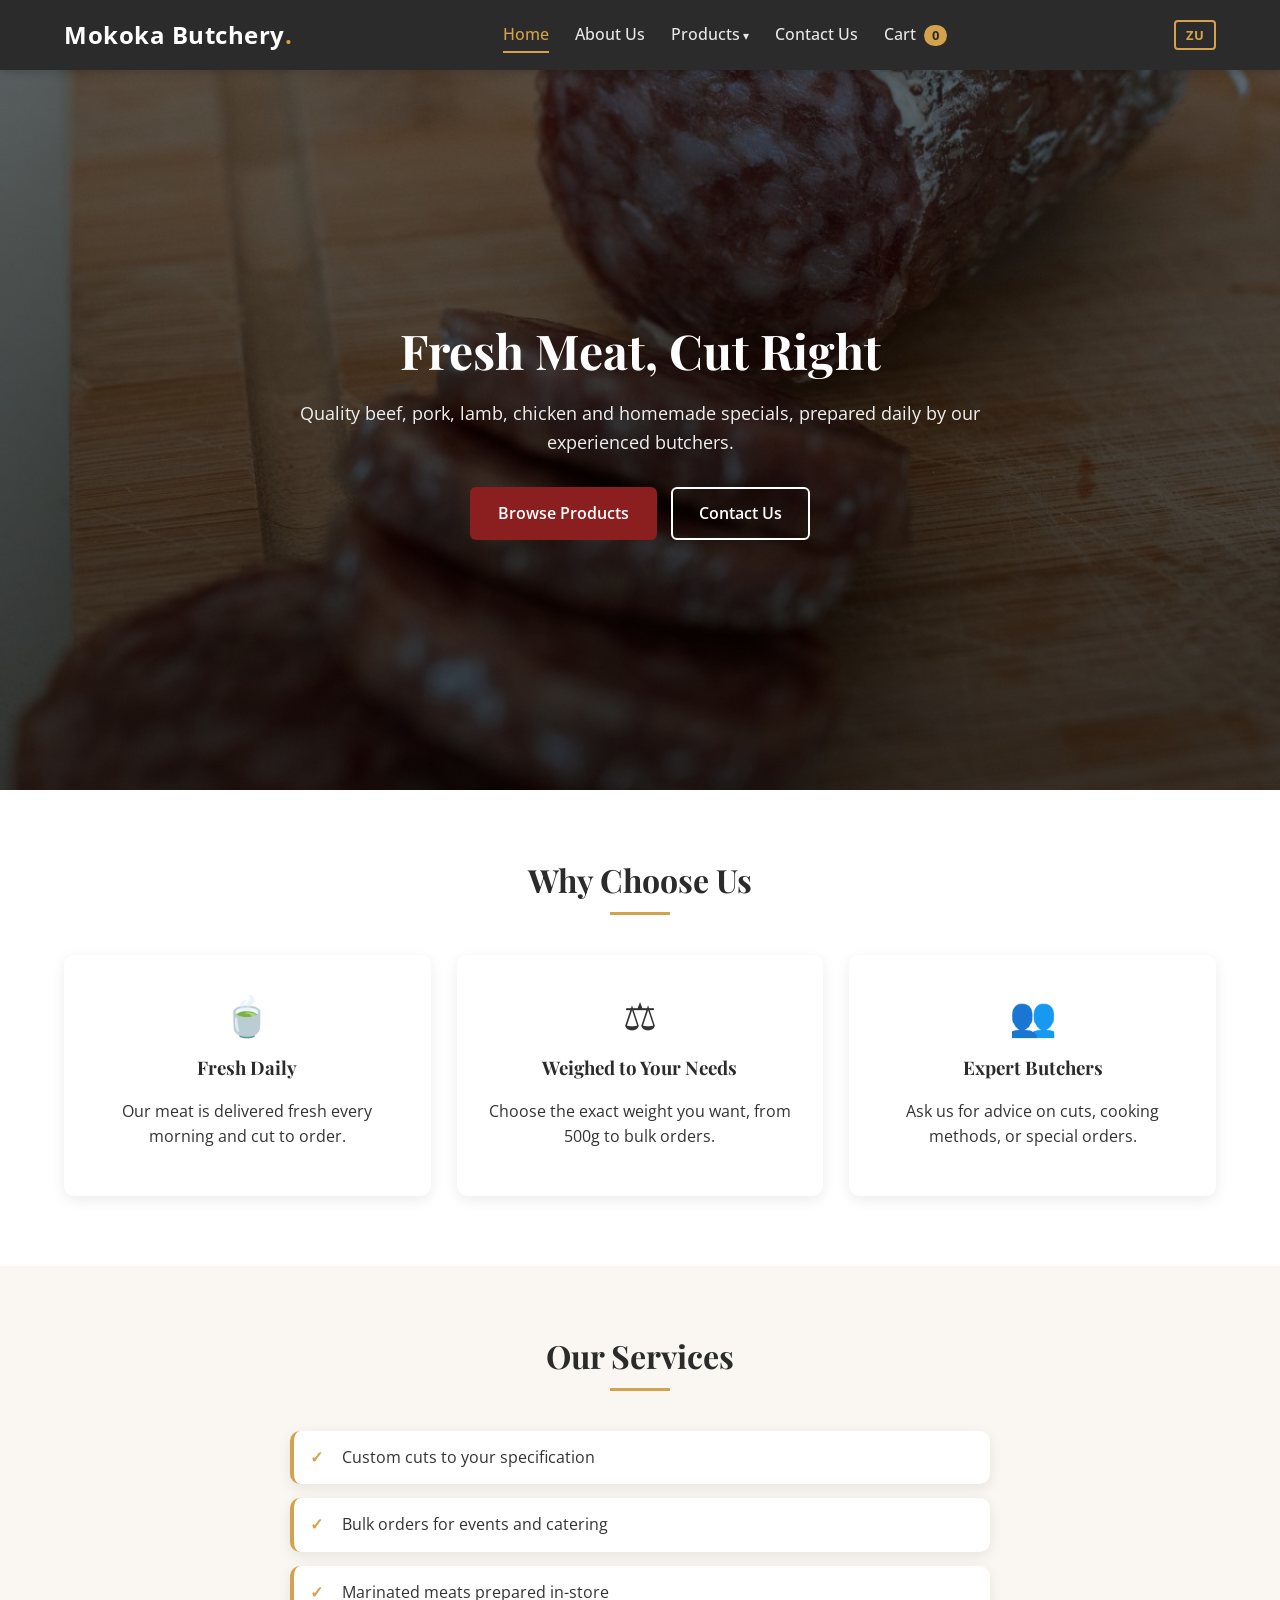
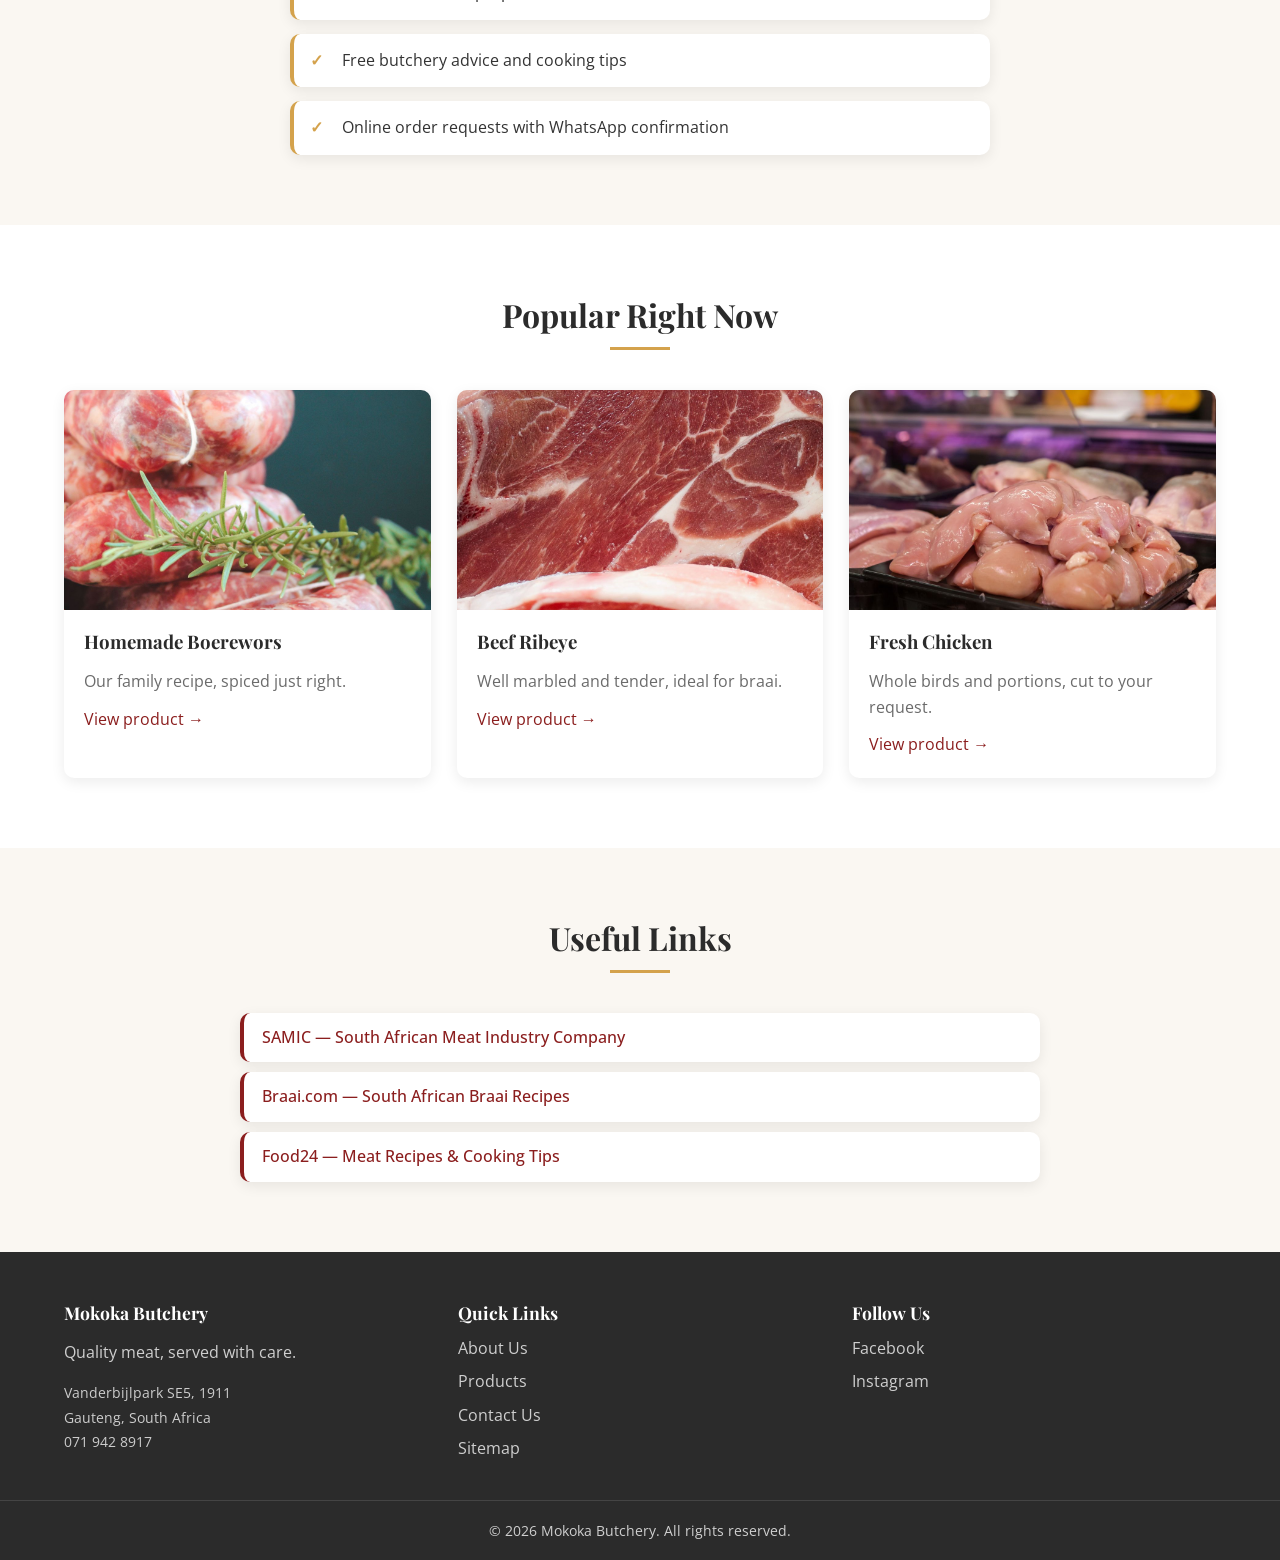
<file: index.html>
<!DOCTYPE html>
<html lang="en">
<head>
    <meta charset="UTF-8">
    <meta name="viewport" content="width=device-width, initial-scale=1.0">
    <meta name="description" content="Mokoka Butchery — fresh, quality meat cuts, boerewors, and marinated specials in Vanderbijlpark SE5. Browse our products and order online.">
    <title>Home | Mokoka Butchery</title>
    <link rel="icon" type="image/svg+xml" href="images/favicon.svg">
    <link rel="preconnect" href="https://fonts.googleapis.com">
    <link rel="preconnect" href="https://fonts.gstatic.com" crossorigin>
    <link href="https://fonts.googleapis.com/css2?family=Playfair+Display:wght@600;700&family=Open+Sans:wght@400;500;600&display=swap" rel="stylesheet">
    <link rel="stylesheet" href="css/style.css">
</head>
<body>

    <!-- Navigation -->
    <header class="site-header">
        <div class="container nav-wrapper">
            <a href="index.html" class="logo">Mokoka Butchery<span>.</span></a>
            <button class="menu-toggle" aria-label="Toggle navigation" aria-expanded="false">&#9776;</button>
            <nav class="main-nav" aria-label="Main navigation">
                <ul>
                    <li><a href="index.html" class="active" data-i18n="nav.home">Home</a></li>
                    <li><a href="about.html" data-i18n="nav.about">About Us</a></li>
                    <li class="has-dropdown">
                        <a href="products.html" aria-haspopup="true" aria-expanded="false" data-i18n="nav.products">Products</a>
                        <ul class="dropdown">
                            <li><a href="products.html#beef" data-i18n="nav.beef">Beef</a></li>
                            <li><a href="products.html#pork-chops" data-i18n="nav.pork">Pork</a></li>
                            <li><a href="products.html#chicken" data-i18n="nav.chicken">Chicken</a></li>
                        </ul>
                    </li>
                    <li><a href="contact.html" data-i18n="nav.contact">Contact Us</a></li>
                    <li><a href="products.html#cart" class="cart-link"><span data-i18n="nav.cart">Cart</span> <span class="cart-count">0</span></a></li>
                </ul>
            </nav>
            <button id="lang-toggle" class="lang-btn" aria-label="Switch to isiZulu" data-lang="en">ZU</button>
        </div>
    </header>

    <!-- Hero -->
    <section class="hero">
        <div class="hero-content">
            <h1 data-i18n="home.hero.h1">Fresh Meat, Cut Right</h1>
            <p data-i18n="home.hero.p">Quality beef, pork, lamb, chicken and homemade specials, prepared daily by our experienced butchers.</p>
            <div class="hero-buttons">
                <a href="products.html" class="btn btn-primary" data-i18n="home.hero.browse">Browse Products</a>
                <a href="contact.html" class="btn btn-outline" data-i18n="home.hero.contact">Contact Us</a>
            </div>
        </div>
    </section>

    <!-- Why Choose Us -->
    <section class="section">
        <div class="container">
            <h2 class="section-title" data-i18n="home.why.title">Why Choose Us</h2>
            <div class="features-grid">
                <div class="feature-card">
                    <div class="feature-icon">&#127861;</div>
                    <h3 data-i18n="home.why.fresh.h">Fresh Daily</h3>
                    <p data-i18n="home.why.fresh.p">Our meat is delivered fresh every morning and cut to order.</p>
                </div>
                <div class="feature-card">
                    <div class="feature-icon">&#9878;</div>
                    <h3 data-i18n="home.why.weigh.h">Weighed to Your Needs</h3>
                    <p data-i18n="home.why.weigh.p">Choose the exact weight you want, from 500g to bulk orders.</p>
                </div>
                <div class="feature-card">
                    <div class="feature-icon">&#128101;</div>
                    <h3 data-i18n="home.why.expert.h">Expert Butchers</h3>
                    <p data-i18n="home.why.expert.p">Ask us for advice on cuts, cooking methods, or special orders.</p>
                </div>
            </div>
        </div>
    </section>

    <!-- Services List -->
    <section class="section section-alt">
        <div class="container">
            <h2 class="section-title" data-i18n="home.services.title">Our Services</h2>
            <ul class="services-list">
                <li data-i18n="home.services.custom">Custom cuts to your specification</li>
                <li data-i18n="home.services.bulk">Bulk orders for events and catering</li>
                <li data-i18n="home.services.marinated">Marinated meats prepared in-store</li>
                <li data-i18n="home.services.advice">Free butchery advice and cooking tips</li>
                <li data-i18n="home.services.order">Online order requests with WhatsApp confirmation</li>
            </ul>
        </div>
    </section>

    <!-- Featured Products -->
    <section class="section">
        <div class="container">
            <h2 class="section-title" data-i18n="home.popular.title">Popular Right Now</h2>
            <div class="featured-grid">
                <article class="featured-card">
                    <img src="images/boerewors.jpg" alt="Homemade boerewors from Mokoka Butchery">
                    <div class="featured-body">
                        <h3>Homemade Boerewors</h3>
                        <p>Our family recipe, spiced just right.</p>
                        <a href="products.html#boerewors" data-i18n="home.viewproduct">View product &rarr;</a>
                    </div>
                </article>
                <article class="featured-card">
                    <img src="images/ribeye.jpg" alt="Beef ribeye steak from Mokoka Butchery">
                    <div class="featured-body">
                        <h3>Beef Ribeye</h3>
                        <p>Well marbled and tender, ideal for braai.</p>
                        <a href="products.html#beef" data-i18n="home.viewproduct">View product &rarr;</a>
                    </div>
                </article>
                <article class="featured-card">
                    <img src="images/chicken-counter-display.jpg" alt="Fresh whole chicken from Mokoka Butchery">
                    <div class="featured-body">
                        <h3>Fresh Chicken</h3>
                        <p>Whole birds and portions, cut to your request.</p>
                        <a href="products.html#chicken" data-i18n="home.viewproduct">View product &rarr;</a>
                    </div>
                </article>
            </div>
        </div>
    </section>

    <!-- Useful Links -->
    <section class="section section-alt">
        <div class="container">
            <h2 class="section-title">Useful Links</h2>
            <ul class="useful-links-list">
                <li><a href="https://www.samic.co.za" target="_blank" rel="noopener noreferrer">SAMIC — South African Meat Industry Company</a></li>
                <li><a href="https://www.braai.com/braai-recipes/" target="_blank" rel="noopener noreferrer">Braai.com — South African Braai Recipes</a></li>
                <li><a href="https://www.food24.com/recipes/meat/" target="_blank" rel="noopener noreferrer">Food24 — Meat Recipes &amp; Cooking Tips</a></li>
            </ul>
        </div>
    </section>

    <!-- Footer -->
    <footer class="site-footer">
        <div class="container footer-grid">
            <div>
                <h3>Mokoka Butchery</h3>
                <p>Quality meat, served with care.</p>
                <address>
                    Vanderbijlpark SE5, 1911<br>
                    Gauteng, South Africa<br>
                    <a href="tel:+27719428917">071 942 8917</a>
                </address>
            </div>
            <div>
                <h3 data-i18n="footer.quicklinks">Quick Links</h3>
                <ul>
                    <li><a href="about.html" data-i18n="nav.about">About Us</a></li>
                    <li><a href="products.html" data-i18n="nav.products">Products</a></li>
                    <li><a href="contact.html" data-i18n="nav.contact">Contact Us</a></li>
                    <li><a href="sitemap.html">Sitemap</a></li>
                </ul>
            </div>
            <div>
                <h3 data-i18n="footer.followus">Follow Us</h3>
                <ul class="social-links">
                    <li><a href="https://www.facebook.com/profile.php?id=61595502146945" target="_blank" rel="noopener noreferrer" aria-label="Mokoka Butchery on Facebook">Facebook</a></li>
                    <li><a href="https://www.instagram.com/mokokabutchery/" target="_blank" rel="noopener noreferrer" aria-label="Mokoka Butchery on Instagram">Instagram</a></li>

                </ul>
            </div>
        </div>
        <div class="footer-bottom">
            <p data-i18n="footer.copyright">&copy; 2026 Mokoka Butchery. All rights reserved.</p>
        </div>
    </footer>

    <script src="js/script.js"></script>
    <script src="js/lang.js"></script>
</body>
</html>
</file>
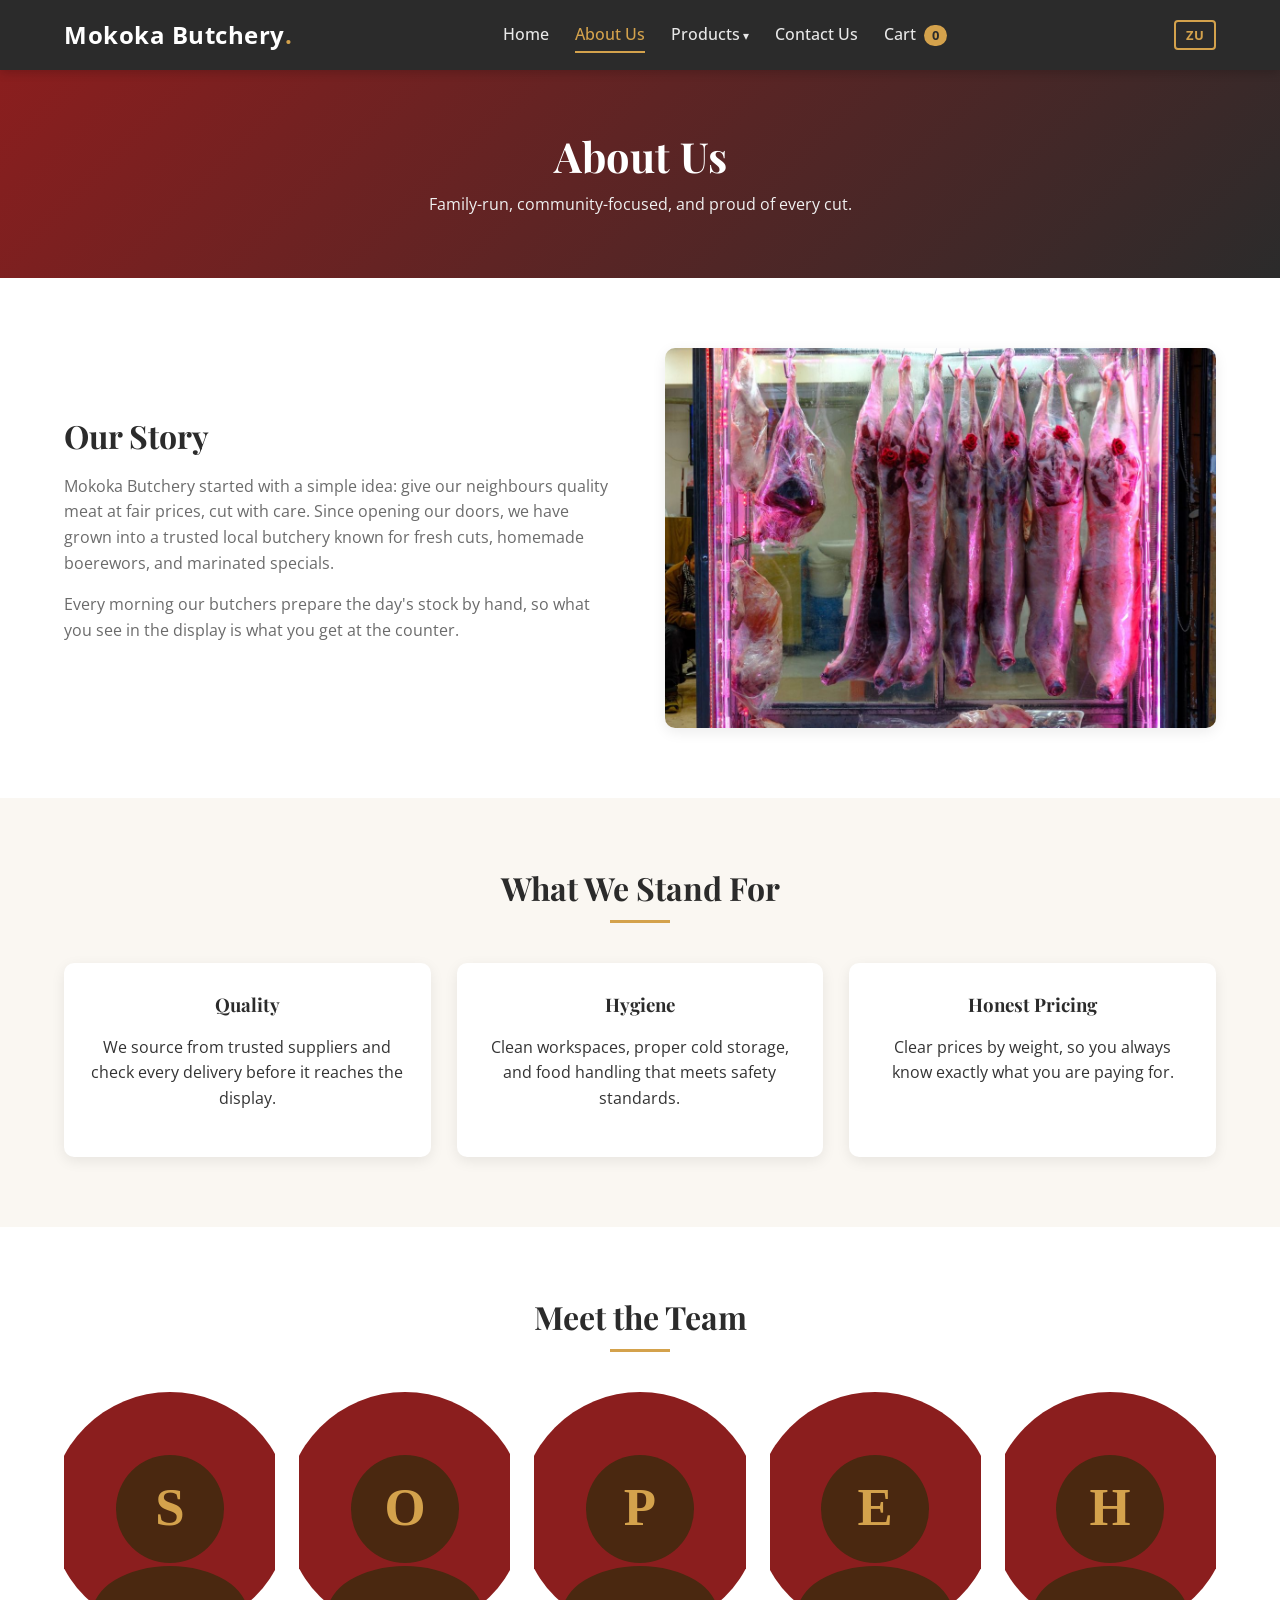
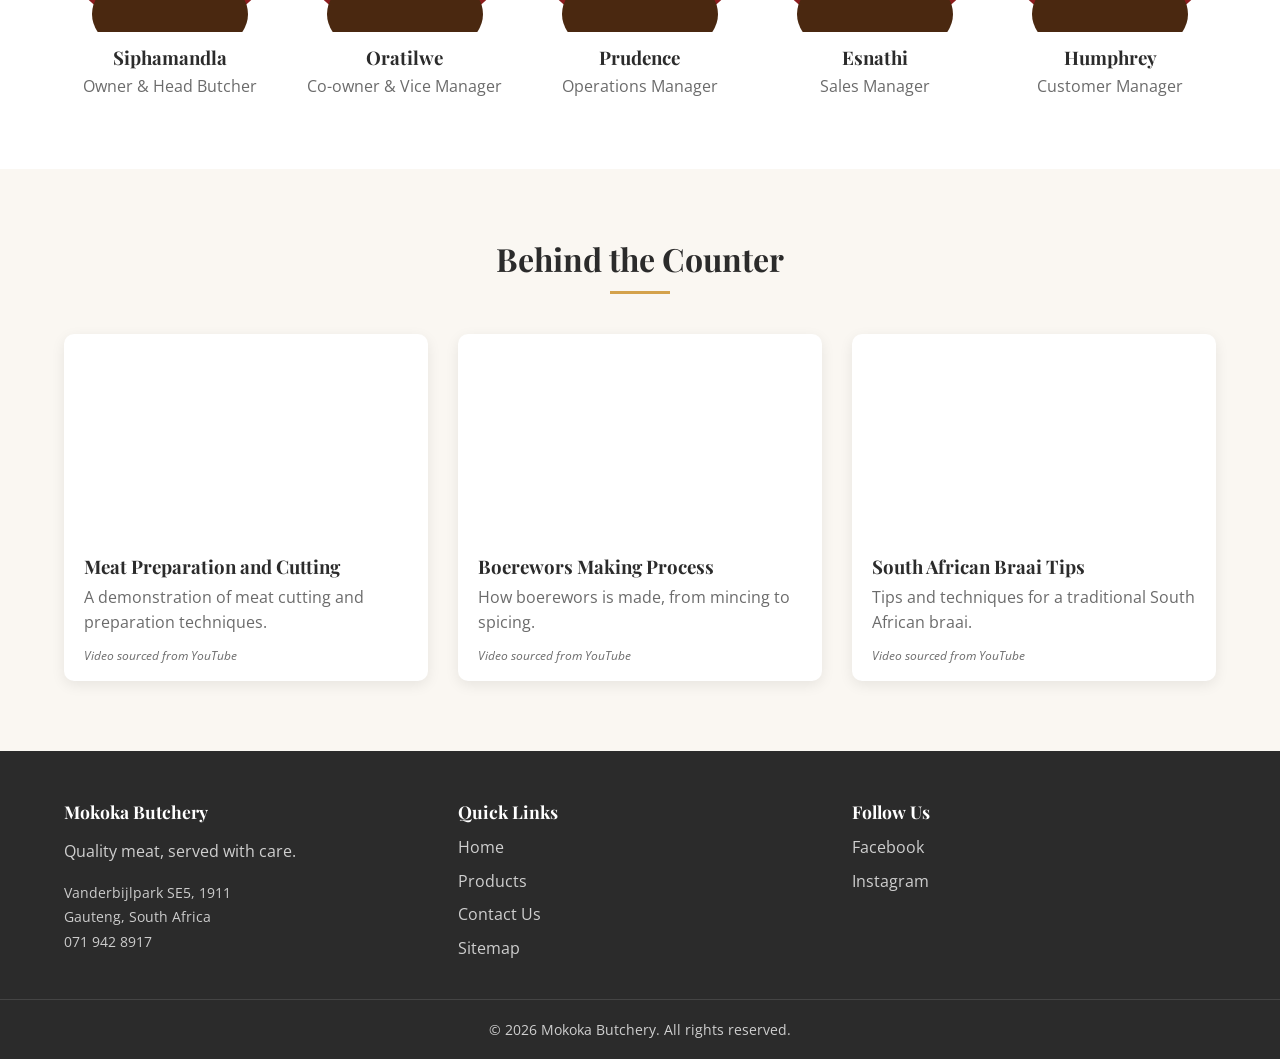
<file: about.html>
<!DOCTYPE html>
<html lang="en">
<head>
    <meta charset="UTF-8">
    <meta name="viewport" content="width=device-width, initial-scale=1.0">
    <meta name="description" content="Learn about Mokoka Butchery, our story, our values, and the team behind our meat in Vanderbijlpark SE5.">
    <title>About Us | Mokoka Butchery</title>
    <link rel="icon" type="image/svg+xml" href="images/favicon.svg">
    <link rel="preconnect" href="https://fonts.googleapis.com">
    <link rel="preconnect" href="https://fonts.gstatic.com" crossorigin>
    <link href="https://fonts.googleapis.com/css2?family=Playfair+Display:wght@600;700&family=Open+Sans:wght@400;500;600&display=swap" rel="stylesheet">
    <link rel="stylesheet" href="css/style.css">
</head>
<body>

    <!-- Navigation -->
    <header class="site-header">
        <div class="container nav-wrapper">
            <a href="index.html" class="logo">Mokoka Butchery<span>.</span></a>
            <button class="menu-toggle" aria-label="Toggle navigation" aria-expanded="false">&#9776;</button>
            <nav class="main-nav" aria-label="Main navigation">
                <ul>
                    <li><a href="index.html" data-i18n="nav.home">Home</a></li>
                    <li><a href="about.html" class="active" data-i18n="nav.about">About Us</a></li>
                    <li class="has-dropdown">
                        <a href="products.html" aria-haspopup="true" aria-expanded="false" data-i18n="nav.products">Products</a>
                        <ul class="dropdown">
                            <li><a href="products.html#beef" data-i18n="nav.beef">Beef</a></li>
                            <li><a href="products.html#pork-chops" data-i18n="nav.pork">Pork</a></li>
                            <li><a href="products.html#chicken" data-i18n="nav.chicken">Chicken</a></li>
                        </ul>
                    </li>
                    <li><a href="contact.html" data-i18n="nav.contact">Contact Us</a></li>
                    <li><a href="products.html#cart" class="cart-link"><span data-i18n="nav.cart">Cart</span> <span class="cart-count">0</span></a></li>
                </ul>
            </nav>
            <button id="lang-toggle" class="lang-btn" aria-label="Switch to isiZulu" data-lang="en">ZU</button>
        </div>
    </header>

    <!-- Page Header -->
    <section class="page-header">
        <div class="container">
            <h1 data-i18n="about.header.h1">About Us</h1>
            <p data-i18n="about.header.p">Family-run, community-focused, and proud of every cut.</p>
        </div>
    </section>

    <!-- Story -->
    <section class="section">
        <div class="container split">
            <div class="split-text">
                <h2 data-i18n="about.story.h2">Our Story</h2>
                <p data-i18n="about.story.p1">Mokoka Butchery started with a simple idea: give our neighbours quality meat at fair prices, cut with care. Since opening our doors, we have grown into a trusted local butchery known for fresh cuts, homemade boerewors, and marinated specials.</p>
                <p data-i18n="about.story.p2">Every morning our butchers prepare the day's stock by hand, so what you see in the display is what you get at the counter.</p>
            </div>
            <div class="split-image">
                <img src="images/about-shop.jpg" alt="Inside Mokoka Butchery in Vanderbijlpark SE5">
            </div>
        </div>
    </section>

    <!-- Values -->
    <section class="section section-alt">
        <div class="container">
            <h2 class="section-title" data-i18n="about.values.title">What We Stand For</h2>
            <div class="features-grid">
                <div class="feature-card">
                    <h3 data-i18n="about.values.q.h">Quality</h3>
                    <p data-i18n="about.values.q.p">We source from trusted suppliers and check every delivery before it reaches the display.</p>
                </div>
                <div class="feature-card">
                    <h3 data-i18n="about.values.h.h">Hygiene</h3>
                    <p data-i18n="about.values.h.p">Clean workspaces, proper cold storage, and food handling that meets safety standards.</p>
                </div>
                <div class="feature-card">
                    <h3 data-i18n="about.values.p.h">Honest Pricing</h3>
                    <p data-i18n="about.values.p.p">Clear prices by weight, so you always know exactly what you are paying for.</p>
                </div>
            </div>
        </div>
    </section>

    <!-- Team -->
    <section class="section">
        <div class="container">
            <h2 class="section-title" data-i18n="about.team.title">Meet the Team</h2>
            <div class="team-grid">
                <div class="team-card">
                    <img src="images/team-siphamandla.svg" alt="Portrait of Siphamandla, Owner and Head Butcher" width="400" height="400">
                    <h3>Siphamandla</h3>
                    <p>Owner &amp; Head Butcher</p>
                </div>
                <div class="team-card">
                    <img src="images/team-oratilwe.svg" alt="Portrait of Oratilwe, Co-owner and Vice Manager" width="400" height="400">
                    <h3>Oratilwe</h3>
                    <p>Co-owner &amp; Vice Manager</p>
                </div>
                <div class="team-card">
                    <img src="images/team-prudence.svg" alt="Portrait of Prudence, Operations Manager" width="400" height="400">
                    <h3>Prudence</h3>
                    <p>Operations Manager</p>
                </div>
                <div class="team-card">
                    <img src="images/team-esnathi.svg" alt="Portrait of Esnathi, Sales Manager" width="400" height="400">
                    <h3>Esnathi</h3>
                    <p>Sales Manager</p>
                </div>
                <div class="team-card">
                    <img src="images/team-humphrey.svg" alt="Portrait of Humphrey, Customer Manager" width="400" height="400">
                    <h3>Humphrey</h3>
                    <p>Customer Manager</p>
                </div>
            </div>
        </div>
    </section>

    <!-- Videos -->
    <section class="section section-alt">
        <div class="container">
            <h2 class="section-title" data-i18n="about.video.title">Behind the Counter</h2>
            <div class="video-grid">
                <div class="video-card">
                    <iframe
                        src="https://www.youtube.com/embed/WrOzwoMKzH4"
                        title="Meat preparation and cutting demonstration"
                        loading="lazy"
                        allow="accelerometer; autoplay; clipboard-write; encrypted-media; gyroscope; picture-in-picture"
                        allowfullscreen>
                    </iframe>
                    <h3 data-i18n="about.video1.h">Meat Preparation and Cutting</h3>
                    <p data-i18n="about.video1.p">A demonstration of meat cutting and preparation techniques.</p>
                    <p class="video-credit">Video sourced from YouTube</p>
                </div>
                <div class="video-card">
                    <iframe
                        src="https://www.youtube.com/embed/WZeI_nXt8nI"
                        title="Boerewors making process demonstration"
                        loading="lazy"
                        allow="accelerometer; autoplay; clipboard-write; encrypted-media; gyroscope; picture-in-picture"
                        allowfullscreen>
                    </iframe>
                    <h3 data-i18n="about.video2.h">Boerewors Making Process</h3>
                    <p data-i18n="about.video2.p">How boerewors is made, from mincing to spicing.</p>
                    <p class="video-credit">Video sourced from YouTube</p>
                </div>
                <div class="video-card">
                    <iframe
                        src="https://www.youtube.com/embed/3BOI9TiIW8Q"
                        title="South African braai tips and techniques"
                        loading="lazy"
                        allow="accelerometer; autoplay; clipboard-write; encrypted-media; gyroscope; picture-in-picture"
                        allowfullscreen>
                    </iframe>
                    <h3 data-i18n="about.video3.h">South African Braai Tips</h3>
                    <p data-i18n="about.video3.p">Tips and techniques for a traditional South African braai.</p>
                    <p class="video-credit">Video sourced from YouTube</p>
                </div>
            </div>
        </div>
    </section>

    <!-- Footer -->
    <footer class="site-footer">
        <div class="container footer-grid">
            <div>
                <h3>Mokoka Butchery</h3>
                <p>Quality meat, served with care.</p>
                <address>
                    Vanderbijlpark SE5, 1911<br>
                    Gauteng, South Africa<br>
                    <a href="tel:+27719428917">071 942 8917</a>
                </address>
            </div>
            <div>
                <h3 data-i18n="footer.quicklinks">Quick Links</h3>
                <ul>
                    <li><a href="index.html" data-i18n="nav.home">Home</a></li>
                    <li><a href="products.html" data-i18n="nav.products">Products</a></li>
                    <li><a href="contact.html" data-i18n="nav.contact">Contact Us</a></li>
                    <li><a href="sitemap.html">Sitemap</a></li>
                </ul>
            </div>
            <div>
                <h3 data-i18n="footer.followus">Follow Us</h3>
                <ul class="social-links">
                    <li><a href="https://www.facebook.com/profile.php?id=61595502146945" target="_blank" rel="noopener noreferrer" aria-label="Mokoka Butchery on Facebook">Facebook</a></li>
                    <li><a href="https://www.instagram.com/mokokabutchery/" target="_blank" rel="noopener noreferrer" aria-label="Mokoka Butchery on Instagram">Instagram</a></li>

                </ul>
            </div>
        </div>
        <div class="footer-bottom">
            <p data-i18n="footer.copyright">&copy; 2026 Mokoka Butchery. All rights reserved.</p>
        </div>
    </footer>

    <script src="js/script.js"></script>
    <script src="js/lang.js"></script>
</body>
</html>
</file>
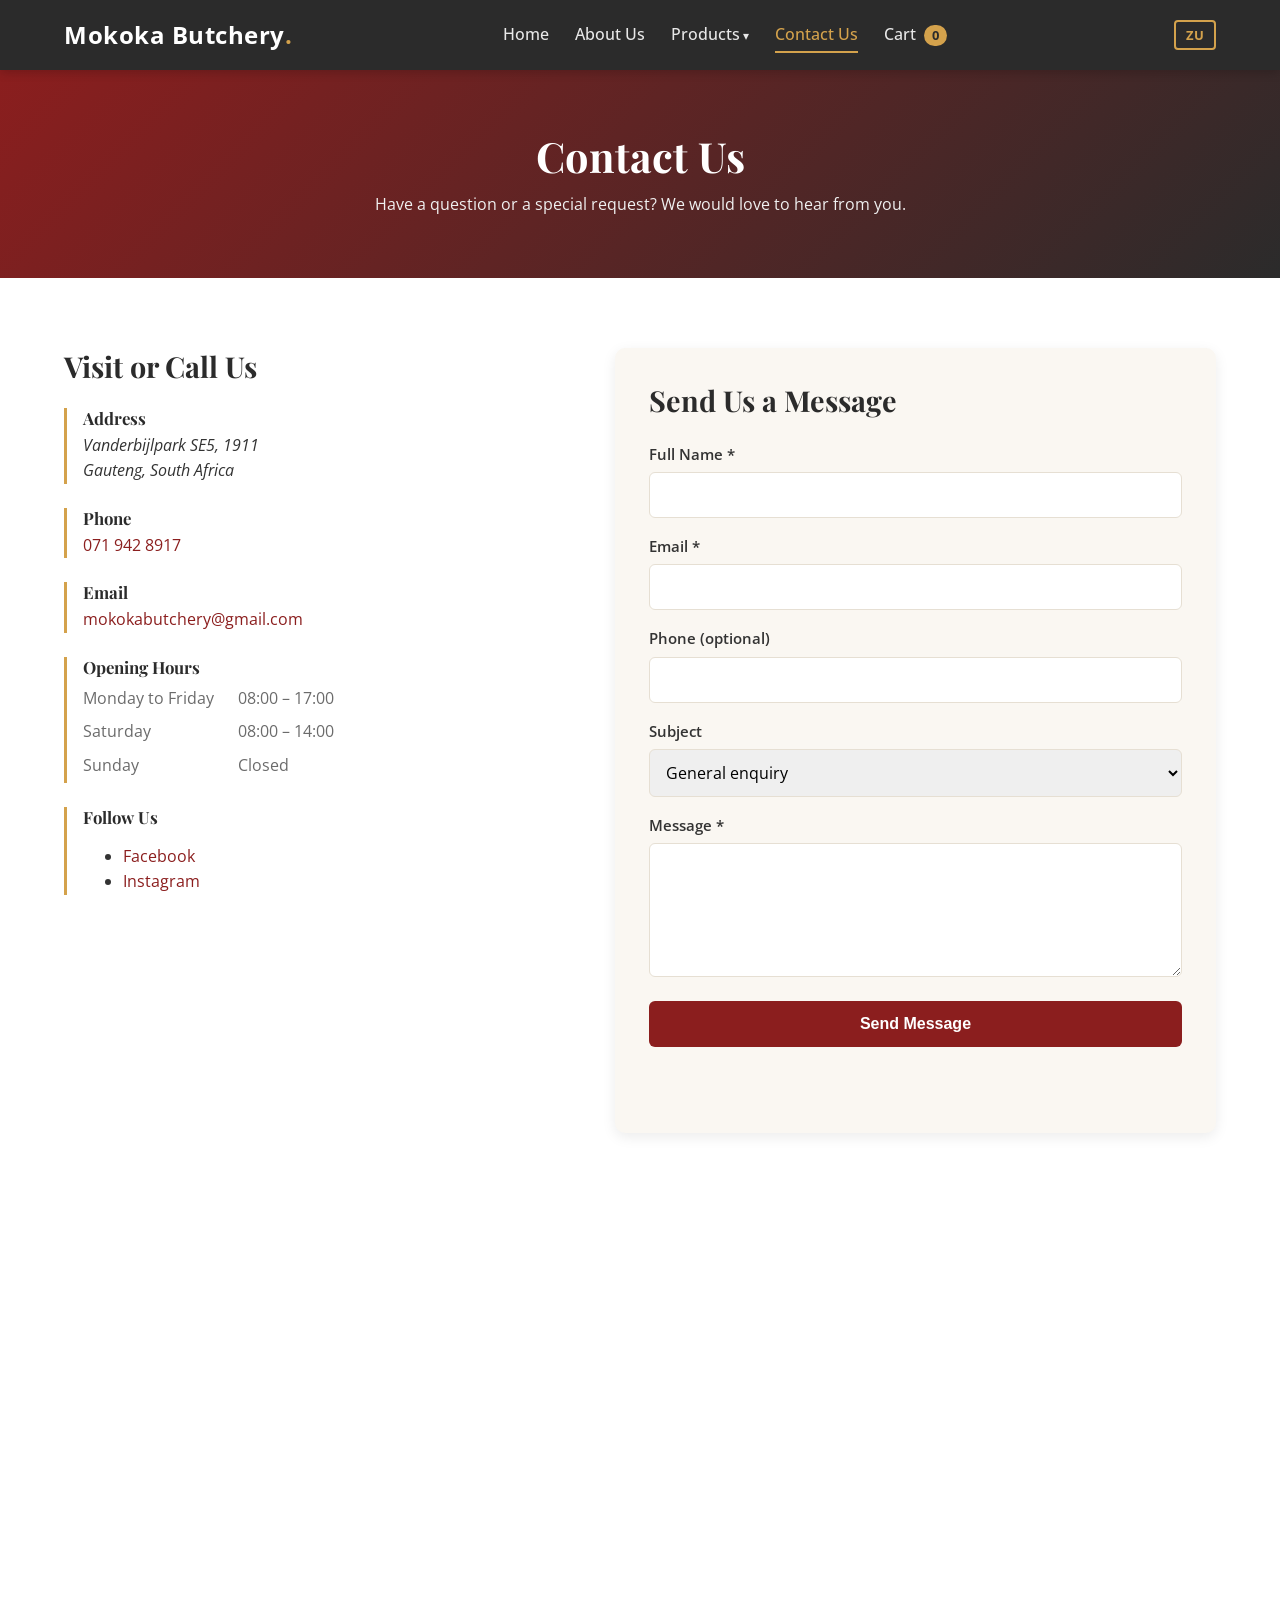
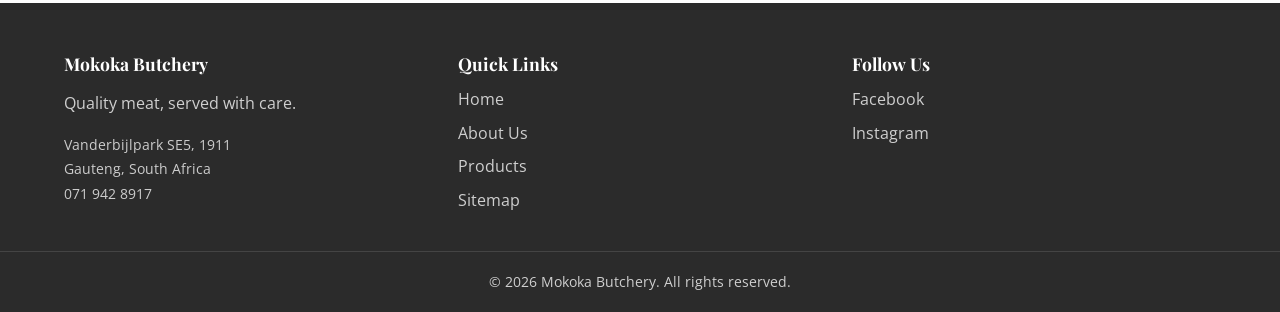
<file: contact.html>
<!DOCTYPE html>
<html lang="en">
<head>
    <meta charset="UTF-8">
    <meta name="viewport" content="width=device-width, initial-scale=1.0">
    <meta name="description" content="Contact Mokoka Butchery in Vanderbijlpark SE5. Call 071 942 8917, WhatsApp us, or send a message online.">
    <title>Contact Us | Mokoka Butchery</title>
    <link rel="icon" type="image/svg+xml" href="images/favicon.svg">
    <link rel="preconnect" href="https://fonts.googleapis.com">
    <link rel="preconnect" href="https://fonts.gstatic.com" crossorigin>
    <link href="https://fonts.googleapis.com/css2?family=Playfair+Display:wght@600;700&family=Open+Sans:wght@400;500;600&display=swap" rel="stylesheet">
    <link rel="stylesheet" href="css/style.css">
</head>
<body>

    <!-- Navigation -->
    <header class="site-header">
        <div class="container nav-wrapper">
            <a href="index.html" class="logo">Mokoka Butchery<span>.</span></a>
            <button class="menu-toggle" aria-label="Toggle navigation" aria-expanded="false">&#9776;</button>
            <nav class="main-nav" aria-label="Main navigation">
                <ul>
                    <li><a href="index.html" data-i18n="nav.home">Home</a></li>
                    <li><a href="about.html" data-i18n="nav.about">About Us</a></li>
                    <li class="has-dropdown">
                        <a href="products.html" aria-haspopup="true" aria-expanded="false" data-i18n="nav.products">Products</a>
                        <ul class="dropdown">
                            <li><a href="products.html#beef" data-i18n="nav.beef">Beef</a></li>
                            <li><a href="products.html#pork-chops" data-i18n="nav.pork">Pork</a></li>
                            <li><a href="products.html#chicken" data-i18n="nav.chicken">Chicken</a></li>
                        </ul>
                    </li>
                    <li><a href="contact.html" class="active" data-i18n="nav.contact">Contact Us</a></li>
                    <li><a href="products.html#cart" class="cart-link"><span data-i18n="nav.cart">Cart</span> <span class="cart-count">0</span></a></li>
                </ul>
            </nav>
            <button id="lang-toggle" class="lang-btn" aria-label="Switch to isiZulu" data-lang="en">ZU</button>
        </div>
    </header>

    <!-- Page Header -->
    <section class="page-header">
        <div class="container">
            <h1 data-i18n="contact.header.h1">Contact Us</h1>
            <p data-i18n="contact.header.p">Have a question or a special request? We would love to hear from you.</p>
        </div>
    </section>

    <!-- Contact Info + Form -->
    <section class="section">
        <div class="container contact-grid">

            <div class="contact-info">
                <h2 data-i18n="contact.visit.h2">Visit or Call Us</h2>

                <div class="info-block">
                    <h3 data-i18n="contact.address.h">Address</h3>
                    <address>
                        Vanderbijlpark SE5, 1911<br>
                        Gauteng, South Africa
                    </address>
                </div>

                <div class="info-block">
                    <h3 data-i18n="contact.phone.h">Phone</h3>
                    <p><a href="tel:+27719428917">071 942 8917</a></p>
                </div>

                <div class="info-block">
                    <h3 data-i18n="contact.email.h">Email</h3>
                    <p><a href="mailto:mokokabutchery@gmail.com">mokokabutchery@gmail.com</a></p>
                </div>

                <div class="info-block">
                    <h3 data-i18n="contact.hours.h">Opening Hours</h3>
                    <table class="hours-table">
                        <tr>
                            <td data-i18n="contact.hours.mf">Monday to Friday</td>
                            <td><time>08:00</time> – <time>17:00</time></td>
                        </tr>
                        <tr>
                            <td data-i18n="contact.hours.sat">Saturday</td>
                            <td><time>08:00</time> – <time>14:00</time></td>
                        </tr>
                        <tr>
                            <td data-i18n="contact.hours.sun">Sunday</td>
                            <td data-i18n="contact.hours.closed">Closed</td>
                        </tr>
                    </table>
                </div>

                <div class="info-block">
                    <h3 data-i18n="contact.follow.h">Follow Us</h3>
                    <ul class="social-links">
                        <li><a href="https://www.facebook.com/profile.php?id=61595502146945" target="_blank" rel="noopener noreferrer" aria-label="Mokoka Butchery on Facebook">Facebook</a></li>
                        <li><a href="https://www.instagram.com/mokokabutchery/" target="_blank" rel="noopener noreferrer" aria-label="Mokoka Butchery on Instagram">Instagram</a></li>
                    </ul>
                </div>
            </div>

            <div class="contact-form-wrapper">
                <h2 data-i18n="contact.form.h2">Send Us a Message</h2>
                <form id="contact-form" action="php/send_message.php" method="POST" novalidate>
                    <div class="form-group">
                        <label for="c-name" data-i18n="contact.form.name">Full Name *</label>
                        <input type="text" id="c-name" name="name" required>
                    </div>
                    <div class="form-group">
                        <label for="c-email" data-i18n="contact.form.email">Email *</label>
                        <input type="email" id="c-email" name="email" required>
                    </div>
                    <div class="form-group">
                        <label for="c-phone" data-i18n="contact.form.phone">Phone (optional)</label>
                        <input type="tel" id="c-phone" name="phone">
                    </div>
                    <div class="form-group">
                        <label for="c-subject" data-i18n="contact.form.subject">Subject</label>
                        <select id="c-subject" name="subject">
                            <option value="general" data-i18n="contact.form.opt.general">General enquiry</option>
                            <option value="order" data-i18n="contact.form.opt.order">Bulk or special order</option>
                            <option value="catering" data-i18n="contact.form.opt.catering">Catering or events</option>
                            <option value="feedback" data-i18n="contact.form.opt.feedback">Feedback</option>
                        </select>
                    </div>
                    <div class="form-group">
                        <label for="c-message" data-i18n="contact.form.message">Message *</label>
                        <textarea id="c-message" name="message" rows="5" required></textarea>
                    </div>
                    <button type="submit" class="btn btn-primary btn-block" data-i18n="contact.form.send">Send Message</button>
                    <p class="form-status" id="form-status" role="status" aria-live="polite"></p>
                </form>
            </div>

        </div>
    </section>

    <!-- Map -->
    <section class="map-section">
        <iframe
            title="Mokoka Butchery location in Vanderbijlpark SE5 on Google Maps"
            src="https://www.google.com/maps?q=Vanderbijlpark+SE5,+1911,+Gauteng,+South+Africa&output=embed"
            width="100%"
            height="400"
            style="border:0;"
            allowfullscreen
            loading="lazy"
            referrerpolicy="no-referrer-when-downgrade">
        </iframe>
    </section>

    <!-- Footer -->
    <footer class="site-footer">
        <div class="container footer-grid">
            <div>
                <h3>Mokoka Butchery</h3>
                <p>Quality meat, served with care.</p>
                <address>
                    Vanderbijlpark SE5, 1911<br>
                    Gauteng, South Africa<br>
                    <a href="tel:+27719428917">071 942 8917</a>
                </address>
            </div>
            <div>
                <h3 data-i18n="footer.quicklinks">Quick Links</h3>
                <ul>
                    <li><a href="index.html" data-i18n="nav.home">Home</a></li>
                    <li><a href="about.html" data-i18n="nav.about">About Us</a></li>
                    <li><a href="products.html" data-i18n="nav.products">Products</a></li>
                    <li><a href="sitemap.html">Sitemap</a></li>
                </ul>
            </div>
            <div>
                <h3 data-i18n="footer.followus">Follow Us</h3>
                <ul class="social-links">
                    <li><a href="https://www.facebook.com/profile.php?id=61595502146945" target="_blank" rel="noopener noreferrer" aria-label="Mokoka Butchery on Facebook">Facebook</a></li>
                    <li><a href="https://www.instagram.com/mokokabutchery/" target="_blank" rel="noopener noreferrer" aria-label="Mokoka Butchery on Instagram">Instagram</a></li>
                </ul>
            </div>
        </div>
        <div class="footer-bottom">
            <p data-i18n="footer.copyright">&copy; 2026 Mokoka Butchery. All rights reserved.</p>
        </div>
    </footer>

    <script src="js/script.js"></script>
    <script src="js/lang.js"></script>
</body>
</html>
</file>
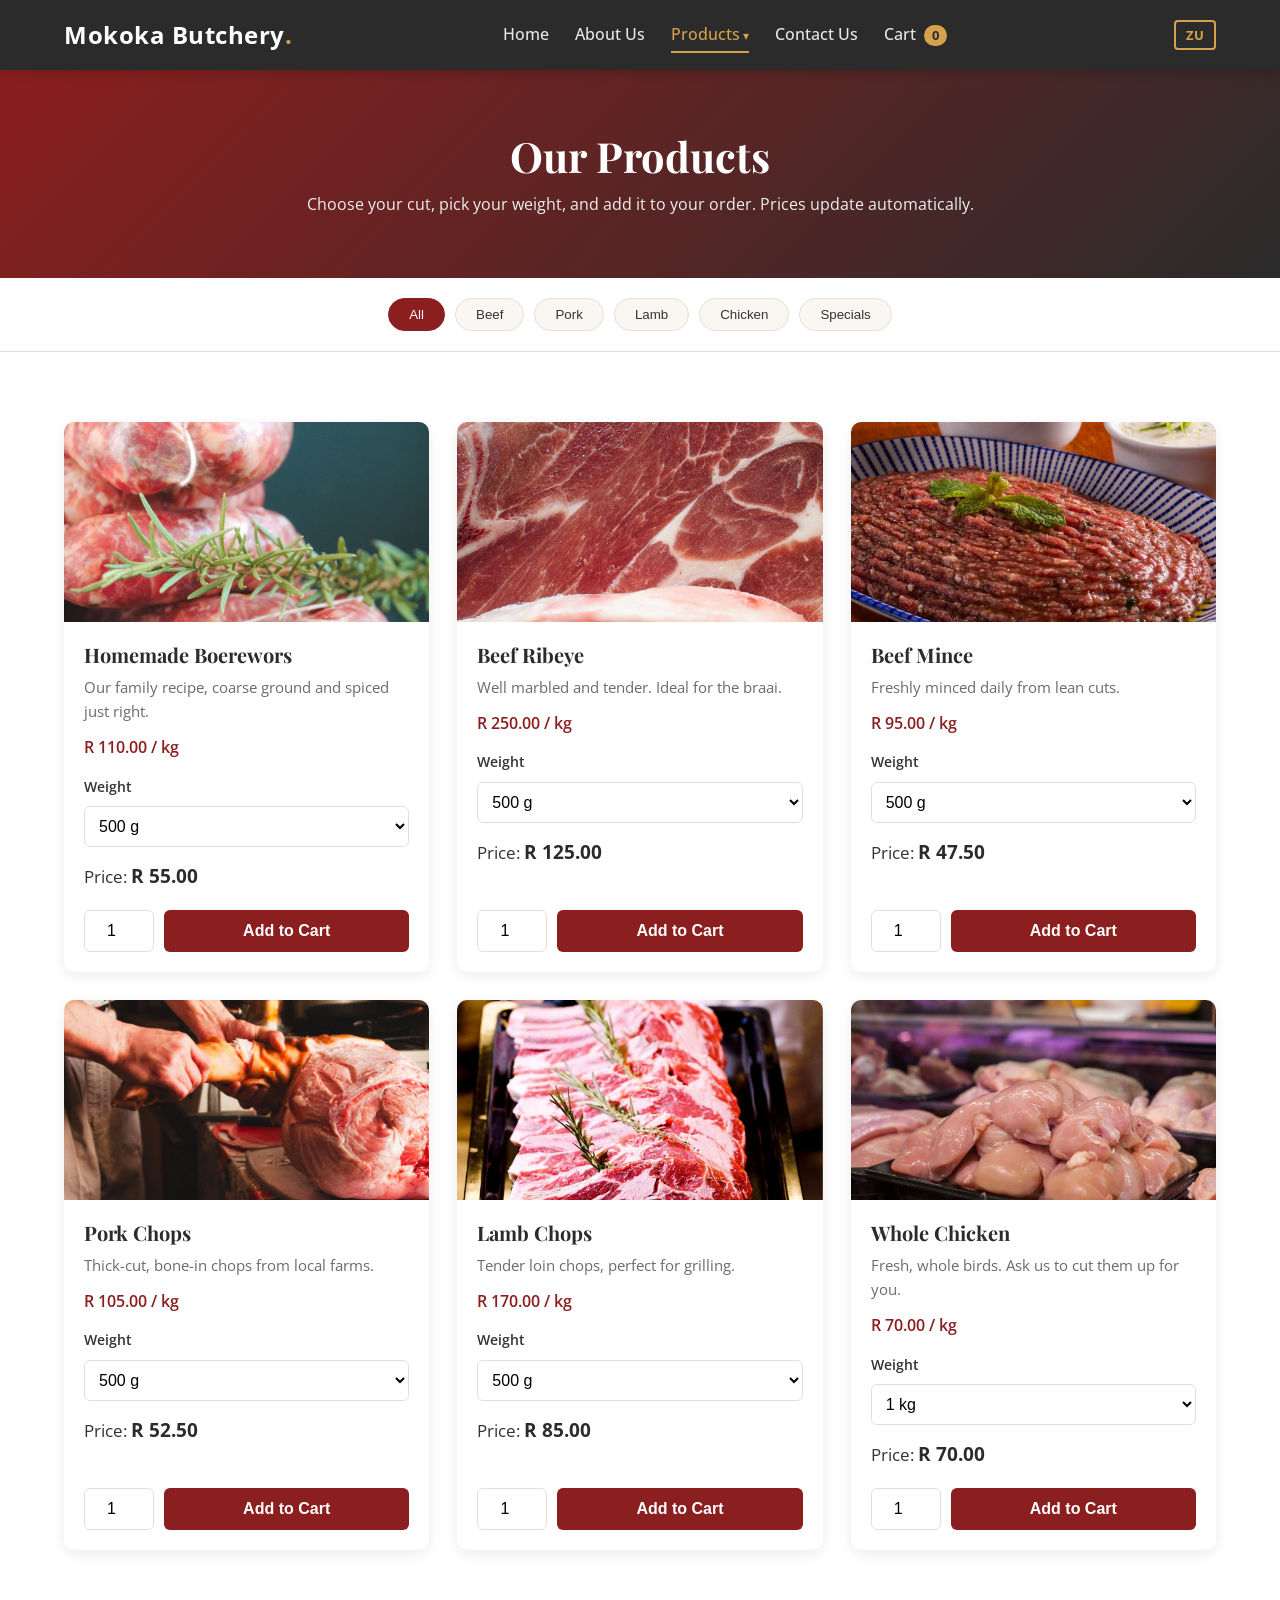
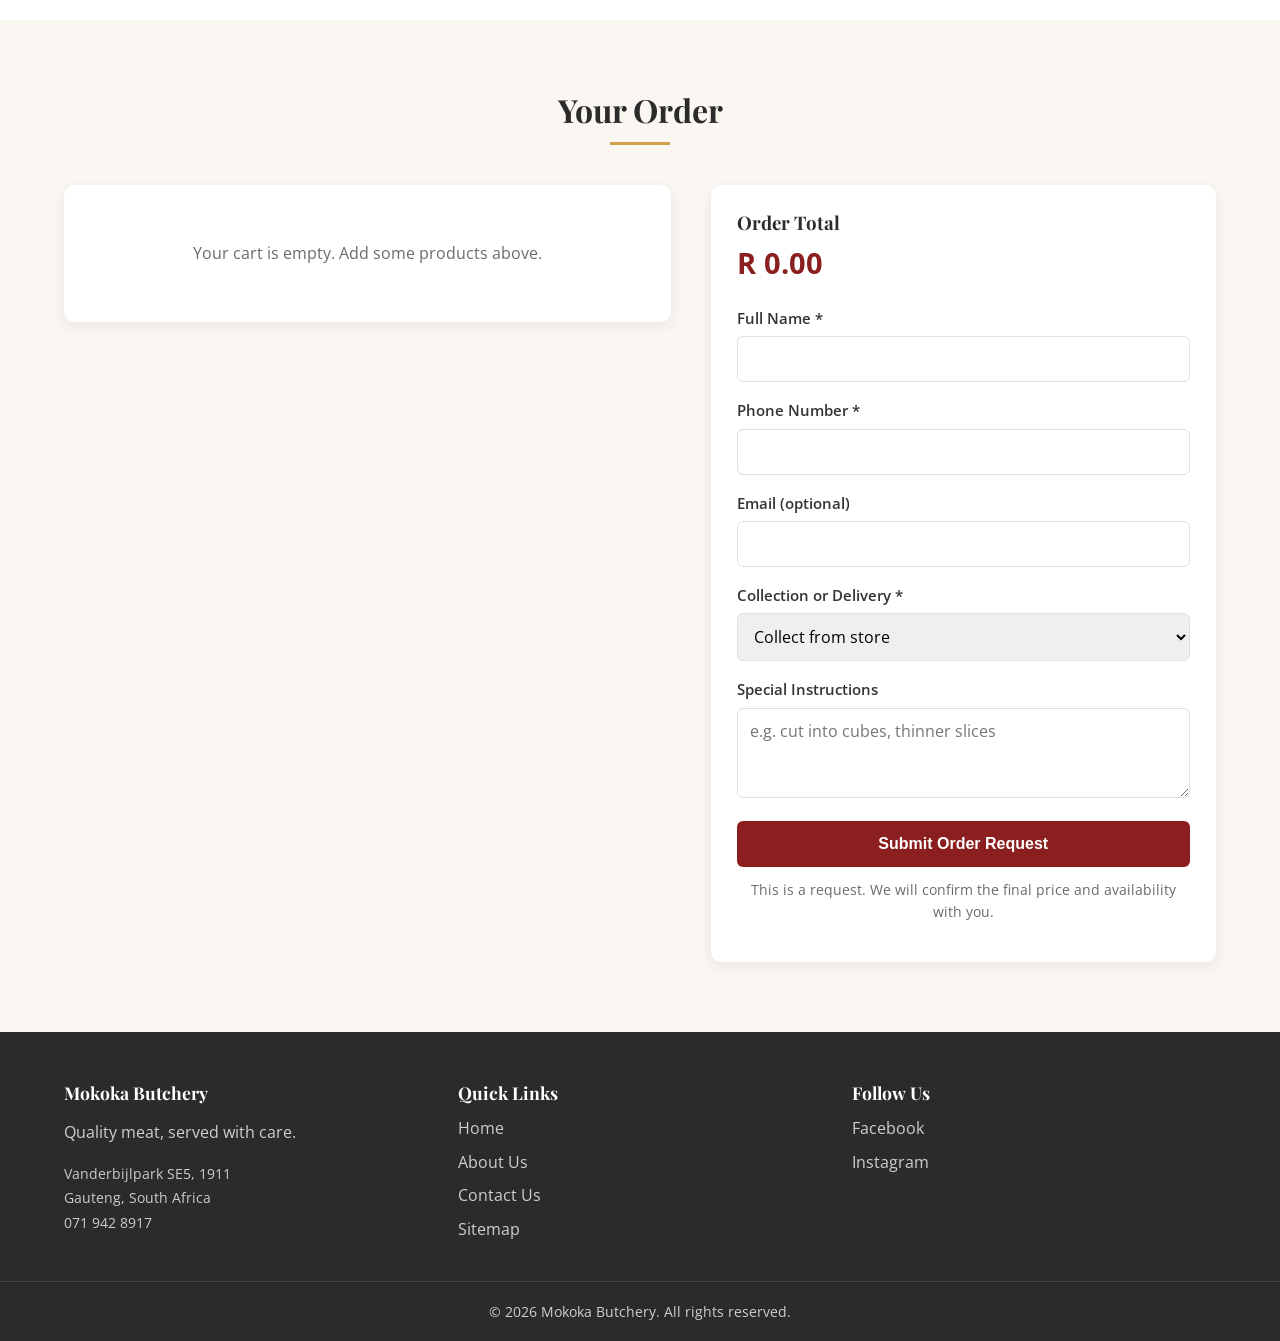
<file: products.html>
<!DOCTYPE html>
<html lang="en">
<head>
    <meta charset="UTF-8">
    <meta name="viewport" content="width=device-width, initial-scale=1.0">
    <meta name="description" content="Browse Mokoka Butchery meat products — beef, pork, lamb, chicken and specials. Choose your weight and order online.">
    <title>Products | Mokoka Butchery</title>
    <link rel="icon" type="image/svg+xml" href="images/favicon.svg">
    <link rel="preconnect" href="https://fonts.googleapis.com">
    <link rel="preconnect" href="https://fonts.gstatic.com" crossorigin>
    <link href="https://fonts.googleapis.com/css2?family=Playfair+Display:wght@600;700&family=Open+Sans:wght@400;500;600&display=swap" rel="stylesheet">
    <link rel="stylesheet" href="css/style.css">
</head>
<body>

    <!-- Navigation -->
    <header class="site-header">
        <div class="container nav-wrapper">
            <a href="index.html" class="logo">Mokoka Butchery<span>.</span></a>
            <button class="menu-toggle" aria-label="Toggle navigation" aria-expanded="false">&#9776;</button>
            <nav class="main-nav" aria-label="Main navigation">
                <ul>
                    <li><a href="index.html" data-i18n="nav.home">Home</a></li>
                    <li><a href="about.html" data-i18n="nav.about">About Us</a></li>
                    <li class="has-dropdown">
                        <a href="products.html" class="active" aria-haspopup="true" aria-expanded="false" data-i18n="nav.products">Products</a>
                        <ul class="dropdown">
                            <li><a href="#beef" data-i18n="nav.beef">Beef</a></li>
                            <li><a href="#pork-chops" data-i18n="nav.pork">Pork</a></li>
                            <li><a href="#chicken" data-i18n="nav.chicken">Chicken</a></li>
                        </ul>
                    </li>
                    <li><a href="contact.html" data-i18n="nav.contact">Contact Us</a></li>
                    <li><a href="#cart" class="cart-link"><span data-i18n="nav.cart">Cart</span> <span class="cart-count">0</span></a></li>
                </ul>
            </nav>
            <button id="lang-toggle" class="lang-btn" aria-label="Switch to isiZulu" data-lang="en">ZU</button>
        </div>
    </header>

    <!-- Page Header -->
    <section class="page-header">
        <div class="container">
            <h1 data-i18n="products.header.h1">Our Products</h1>
            <p data-i18n="products.header.p">Choose your cut, pick your weight, and add it to your order. Prices update automatically.</p>
        </div>
    </section>

    <!-- Category Filter -->
    <section class="category-bar">
        <div class="container">
            <button class="filter-btn active" data-filter="all" data-i18n="products.filter.all">All</button>
            <button class="filter-btn" data-filter="beef" data-i18n="products.filter.beef">Beef</button>
            <button class="filter-btn" data-filter="pork" data-i18n="products.filter.pork">Pork</button>
            <button class="filter-btn" data-filter="lamb" data-i18n="products.filter.lamb">Lamb</button>
            <button class="filter-btn" data-filter="chicken" data-i18n="products.filter.chicken">Chicken</button>
            <button class="filter-btn" data-filter="specials" data-i18n="products.filter.specials">Specials</button>
        </div>
    </section>

    <!-- Product Grid -->
    <section class="section">
        <div class="container">
            <div class="product-grid" id="product-grid">

                <!-- Product 1 -->
                <article class="product-card" id="boerewors" data-category="specials">
                    <img src="images/boerewors.jpg" alt="Homemade boerewors">
                    <div class="product-info">
                        <h3 class="product-name">Homemade Boerewors</h3>
                        <p class="product-desc">Our family recipe, coarse ground and spiced just right.</p>
                        <p class="product-price-per-kg">R <span>110.00</span> / kg</p>

                        <label for="weight-boerewors">Weight</label>
                        <select id="weight-boerewors" class="weight-select">
                            <option value="500">500 g</option>
                            <option value="1000">1 kg</option>
                            <option value="2000">2 kg</option>
                            <option value="5000">5 kg</option>
                        </select>

                        <p class="product-total">Price: <strong class="total-price">R 000.00</strong></p>

                        <div class="product-actions">
                            <input type="number" class="qty-input" value="1" min="1" max="20" aria-label="Quantity">
                            <button class="btn btn-primary add-to-cart" data-id="boerewors" data-name="Homemade Boerewors" data-price-per-kg="110.00">Add to Cart</button>
                        </div>
                    </div>
                </article>

                <!-- Product 2 -->
                <article class="product-card" id="beef" data-category="beef">
                    <img src="images/ribeye.jpg" alt="Beef ribeye steak">
                    <div class="product-info">
                        <h3 class="product-name">Beef Ribeye</h3>
                        <p class="product-desc">Well marbled and tender. Ideal for the braai.</p>
                        <p class="product-price-per-kg">R <span>250.00</span> / kg</p>

                        <label for="weight-ribeye">Weight</label>
                        <select id="weight-ribeye" class="weight-select">
                            <option value="500">500 g</option>
                            <option value="1000">1 kg</option>
                            <option value="2000">2 kg</option>
                        </select>

                        <p class="product-total">Price: <strong class="total-price">R 000.00</strong></p>

                        <div class="product-actions">
                            <input type="number" class="qty-input" value="1" min="1" max="20" aria-label="Quantity">
                            <button class="btn btn-primary add-to-cart" data-id="ribeye" data-name="Beef Ribeye" data-price-per-kg="250.00">Add to Cart</button>
                        </div>
                    </div>
                </article>

                <!-- Product 3 -->
                <article class="product-card" id="beef-mince" data-category="beef">
                    <img src="images/mince.jpg" alt="Fresh beef mince">
                    <div class="product-info">
                        <h3 class="product-name">Beef Mince</h3>
                        <p class="product-desc">Freshly minced daily from lean cuts.</p>
                        <p class="product-price-per-kg">R <span>95.00</span> / kg</p>

                        <label for="weight-mince">Weight</label>
                        <select id="weight-mince" class="weight-select">
                            <option value="500">500 g</option>
                            <option value="1000">1 kg</option>
                            <option value="2000">2 kg</option>
                            <option value="5000">5 kg</option>
                        </select>

                        <p class="product-total">Price: <strong class="total-price">R 000.00</strong></p>

                        <div class="product-actions">
                            <input type="number" class="qty-input" value="1" min="1" max="20" aria-label="Quantity">
                            <button class="btn btn-primary add-to-cart" data-id="beef-mince" data-name="Beef Mince" data-price-per-kg="95.00">Add to Cart</button>
                        </div>
                    </div>
                </article>

                <!-- Product 4 -->
                <article class="product-card" id="pork-chops" data-category="pork">
                    <img src="images/pork-chops.jpg" alt="Pork chops">
                    <div class="product-info">
                        <h3 class="product-name">Pork Chops</h3>
                        <p class="product-desc">Thick-cut, bone-in chops from local farms.</p>
                        <p class="product-price-per-kg">R <span>105.00</span> / kg</p>

                        <label for="weight-pork">Weight</label>
                        <select id="weight-pork" class="weight-select">
                            <option value="500">500 g</option>
                            <option value="1000">1 kg</option>
                            <option value="2000">2 kg</option>
                        </select>

                        <p class="product-total">Price: <strong class="total-price">R 000.00</strong></p>

                        <div class="product-actions">
                            <input type="number" class="qty-input" value="1" min="1" max="20" aria-label="Quantity">
                            <button class="btn btn-primary add-to-cart" data-id="pork-chops" data-name="Pork Chops" data-price-per-kg="105.00">Add to Cart</button>
                        </div>
                    </div>
                </article>

                <!-- Product 5 -->
                <article class="product-card" id="lamb-chops" data-category="lamb">
                    <img src="images/lamb-chops.jpg" alt="Lamb chops">
                    <div class="product-info">
                        <h3 class="product-name">Lamb Chops</h3>
                        <p class="product-desc">Tender loin chops, perfect for grilling.</p>
                        <p class="product-price-per-kg">R <span>170.00</span> / kg</p>

                        <label for="weight-lamb">Weight</label>
                        <select id="weight-lamb" class="weight-select">
                            <option value="500">500 g</option>
                            <option value="1000">1 kg</option>
                            <option value="2000">2 kg</option>
                        </select>

                        <p class="product-total">Price: <strong class="total-price">R 000.00</strong></p>

                        <div class="product-actions">
                            <input type="number" class="qty-input" value="1" min="1" max="20" aria-label="Quantity">
                            <button class="btn btn-primary add-to-cart" data-id="lamb-chops" data-name="Lamb Chops" data-price-per-kg="170.00">Add to Cart</button>
                        </div>
                    </div>
                </article>

                <!-- Product 6 -->
                <article class="product-card" id="chicken" data-category="chicken">
                    <img src="images/chicken-counter-display.jpg" alt="Fresh whole chicken">
                    <div class="product-info">
                        <h3 class="product-name">Whole Chicken</h3>
                        <p class="product-desc">Fresh, whole birds. Ask us to cut them up for you.</p>
                        <p class="product-price-per-kg">R <span>70.00</span> / kg</p>

                        <label for="weight-chicken">Weight</label>
                        <select id="weight-chicken" class="weight-select">
                            <option value="1000">1 kg</option>
                            <option value="2000">2 kg</option>
                            <option value="3000">3 kg</option>
                        </select>

                        <p class="product-total">Price: <strong class="total-price">R 000.00</strong></p>

                        <div class="product-actions">
                            <input type="number" class="qty-input" value="1" min="1" max="20" aria-label="Quantity">
                            <button class="btn btn-primary add-to-cart" data-id="chicken" data-name="Whole Chicken" data-price-per-kg="70.00">Add to Cart</button>
                        </div>
                    </div>
                </article>

            </div>
        </div>
    </section>

    <!-- Cart & Order Section -->
    <section class="section section-alt" id="cart">
        <div class="container">
            <h2 class="section-title">Your Order</h2>

            <div class="cart-wrapper">
                <div class="cart-items">
                    <p class="cart-empty">Your cart is empty. Add some products above.</p>
                    <table class="cart-table" hidden>
                        <thead>
                            <tr>
                                <th>Product</th>
                                <th>Weight</th>
                                <th>Qty</th>
                                <th>Subtotal</th>
                                <th></th>
                            </tr>
                        </thead>
                        <tbody id="cart-body"></tbody>
                    </table>
                </div>

                <div class="cart-summary">
                    <h3>Order Total</h3>
                    <p class="cart-total">R <span id="cart-total">0.00</span></p>

                    <form id="order-form" action="php/submit_order.php" method="POST" novalidate>
                        <div class="form-group">
                            <label for="name">Full Name *</label>
                            <input type="text" id="name" name="name" required>
                        </div>
                        <div class="form-group">
                            <label for="phone">Phone Number *</label>
                            <input type="tel" id="phone" name="phone" required>
                        </div>
                        <div class="form-group">
                            <label for="email">Email (optional)</label>
                            <input type="email" id="email" name="email">
                        </div>
                        <div class="form-group">
                            <label for="collection">Collection or Delivery *</label>
                            <select id="collection" name="collection" required>
                                <option value="collection">Collect from store</option>
                                <option value="delivery">Delivery</option>
                            </select>
                        </div>
                        <div class="form-group">
                            <label for="notes" id="notes-label">Special Instructions</label>
                            <textarea id="notes" name="notes" rows="3" placeholder="e.g. cut into cubes, thinner slices"></textarea>
                        </div>

                        <!-- Filled in by JavaScript before submitting -->
                        <input type="hidden" name="cart_data" id="cart-data">

                        <button type="submit" class="btn btn-primary btn-block">Submit Order Request</button>
                        <p class="form-note">This is a request. We will confirm the final price and availability with you.</p>
                    </form>
                </div>
            </div>
        </div>
    </section>

    <!-- Footer -->
    <footer class="site-footer">
        <div class="container footer-grid">
            <div>
                <h3>Mokoka Butchery</h3>
                <p>Quality meat, served with care.</p>
                <address>
                    Vanderbijlpark SE5, 1911<br>
                    Gauteng, South Africa<br>
                    <a href="tel:+27719428917">071 942 8917</a>
                </address>
            </div>
            <div>
                <h3 data-i18n="footer.quicklinks">Quick Links</h3>
                <ul>
                    <li><a href="index.html" data-i18n="nav.home">Home</a></li>
                    <li><a href="about.html" data-i18n="nav.about">About Us</a></li>
                    <li><a href="contact.html" data-i18n="nav.contact">Contact Us</a></li>
                    <li><a href="sitemap.html">Sitemap</a></li>
                </ul>
            </div>
            <div>
                <h3 data-i18n="footer.followus">Follow Us</h3>
                <ul class="social-links">
                    <li><a href="https://www.facebook.com/profile.php?id=61595502146945" target="_blank" rel="noopener noreferrer" aria-label="Mokoka Butchery on Facebook">Facebook</a></li>
                    <li><a href="https://www.instagram.com/mokokabutchery/" target="_blank" rel="noopener noreferrer" aria-label="Mokoka Butchery on Instagram">Instagram</a></li>

                </ul>
            </div>
        </div>
        <div class="footer-bottom">
            <p data-i18n="footer.copyright">&copy; 2026 Mokoka Butchery. All rights reserved.</p>
        </div>
    </footer>

    <script src="js/script.js"></script>
    <script src="js/lang.js"></script>
</body>
</html>
</file>
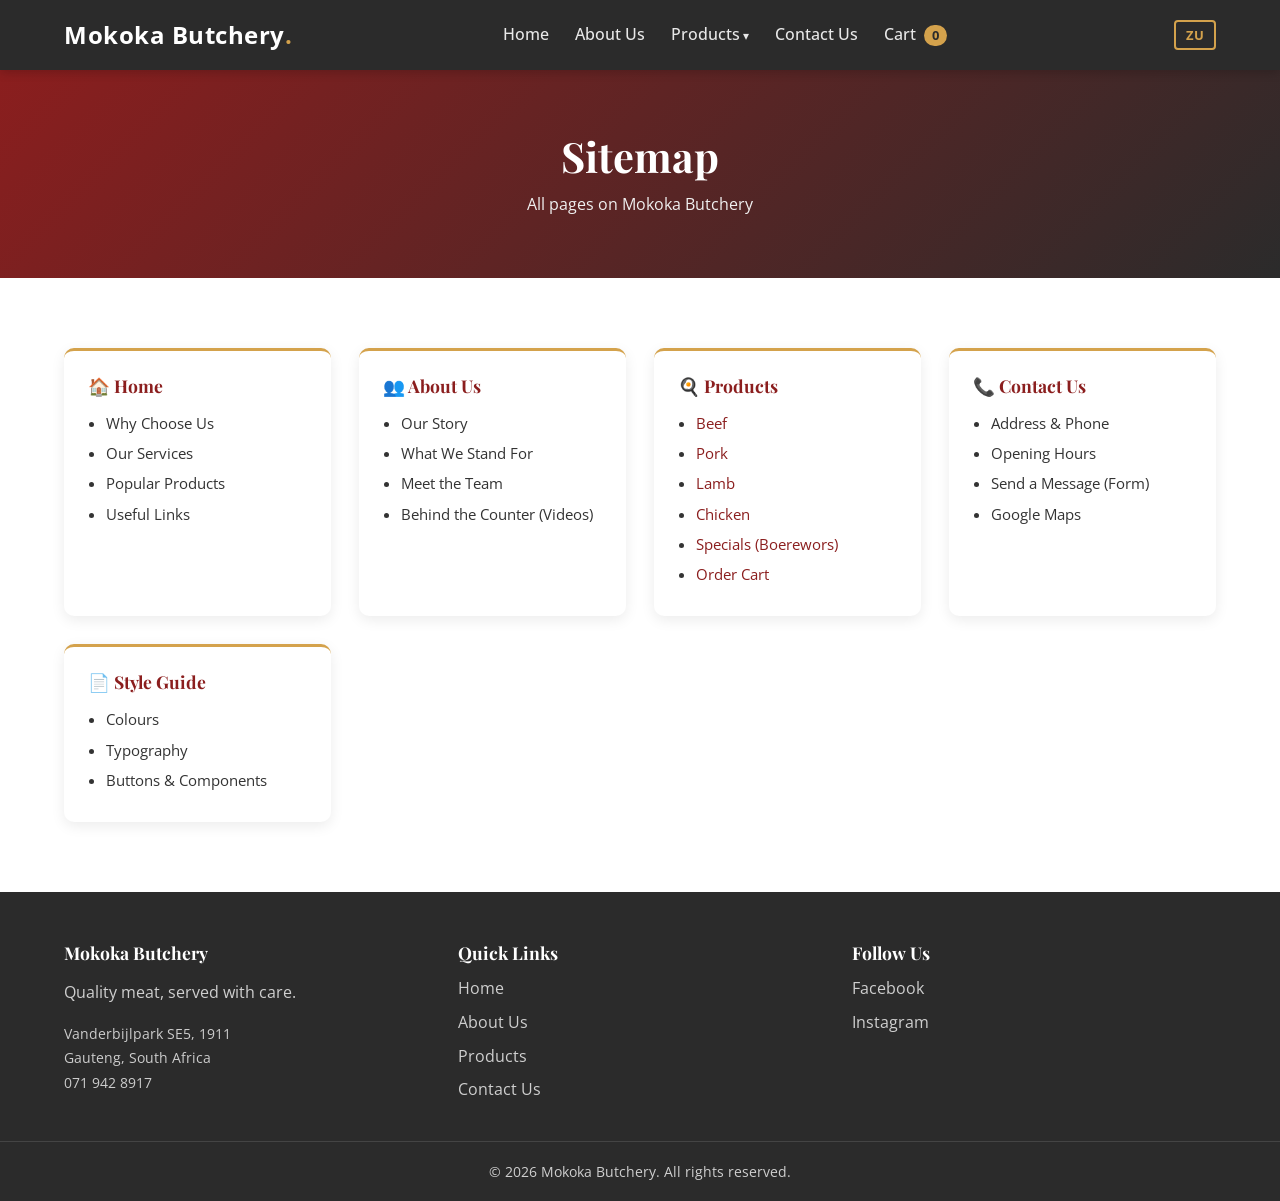
<file: sitemap.html>
<!DOCTYPE html>
<html lang="en">
<head>
    <meta charset="UTF-8">
    <meta name="viewport" content="width=device-width, initial-scale=1.0">
    <meta name="description" content="Sitemap for Mokoka Butchery — all pages at a glance.">
    <title>Sitemap | Mokoka Butchery</title>
    <link rel="icon" type="image/svg+xml" href="images/favicon.svg">
    <link rel="preconnect" href="https://fonts.googleapis.com">
    <link rel="preconnect" href="https://fonts.gstatic.com" crossorigin>
    <link href="https://fonts.googleapis.com/css2?family=Playfair+Display:wght@600;700&family=Open+Sans:wght@400;500;600&display=swap" rel="stylesheet">
    <link rel="stylesheet" href="css/style.css">
</head>
<body>

    <!-- Navigation -->
    <header class="site-header">
        <div class="container nav-wrapper">
            <a href="index.html" class="logo">Mokoka Butchery<span>.</span></a>
            <button class="menu-toggle" aria-label="Toggle navigation" aria-expanded="false">&#9776;</button>
            <nav class="main-nav" aria-label="Main navigation">
                <ul>
                    <li><a href="index.html" data-i18n="nav.home">Home</a></li>
                    <li><a href="about.html" data-i18n="nav.about">About Us</a></li>
                    <li class="has-dropdown">
                        <a href="products.html" aria-haspopup="true" aria-expanded="false" data-i18n="nav.products">Products</a>
                        <ul class="dropdown">
                            <li><a href="products.html#beef" data-i18n="nav.beef">Beef</a></li>
                            <li><a href="products.html#pork-chops" data-i18n="nav.pork">Pork</a></li>
                            <li><a href="products.html#chicken" data-i18n="nav.chicken">Chicken</a></li>
                        </ul>
                    </li>
                    <li><a href="contact.html" data-i18n="nav.contact">Contact Us</a></li>
                    <li><a href="products.html#cart" class="cart-link"><span data-i18n="nav.cart">Cart</span> <span class="cart-count">0</span></a></li>
                </ul>
            </nav>
            <button id="lang-toggle" class="lang-btn" aria-label="Switch to isiZulu" data-lang="en">ZU</button>
        </div>
    </header>

    <!-- Page Header -->
    <section class="page-header">
        <div class="container">
            <h1 data-i18n="sitemap.title">Sitemap</h1>
            <p data-i18n="sitemap.subtitle">All pages on Mokoka Butchery</p>
        </div>
    </section>

    <!-- Sitemap Content -->
    <section class="section">
        <div class="container">
            <div class="sitemap-grid">

                <div class="sitemap-group">
                    <h2>&#127968; <a href="index.html">Home</a></h2>
                    <ul>
                        <li>Why Choose Us</li>
                        <li>Our Services</li>
                        <li>Popular Products</li>
                        <li>Useful Links</li>
                    </ul>
                </div>

                <div class="sitemap-group">
                    <h2>&#128101; <a href="about.html">About Us</a></h2>
                    <ul>
                        <li>Our Story</li>
                        <li>What We Stand For</li>
                        <li>Meet the Team</li>
                        <li>Behind the Counter (Videos)</li>
                    </ul>
                </div>

                <div class="sitemap-group">
                    <h2>&#127859; <a href="products.html">Products</a></h2>
                    <ul>
                        <li><a href="products.html#beef">Beef</a></li>
                        <li><a href="products.html#pork-chops">Pork</a></li>
                        <li><a href="products.html#lamb-chops">Lamb</a></li>
                        <li><a href="products.html#chicken">Chicken</a></li>
                        <li><a href="products.html#boerewors">Specials (Boerewors)</a></li>
                        <li><a href="products.html#cart">Order Cart</a></li>
                    </ul>
                </div>

                <div class="sitemap-group">
                    <h2>&#128222; <a href="contact.html">Contact Us</a></h2>
                    <ul>
                        <li>Address &amp; Phone</li>
                        <li>Opening Hours</li>
                        <li>Send a Message (Form)</li>
                        <li>Google Maps</li>
                    </ul>
                </div>

                <div class="sitemap-group">
                    <h2>&#128196; <a href="style-guide.html">Style Guide</a></h2>
                    <ul>
                        <li>Colours</li>
                        <li>Typography</li>
                        <li>Buttons &amp; Components</li>
                    </ul>
                </div>

            </div>
        </div>
    </section>

    <!-- Footer -->
    <footer class="site-footer">
        <div class="container footer-grid">
            <div>
                <h3>Mokoka Butchery</h3>
                <p>Quality meat, served with care.</p>
                <address>
                    Vanderbijlpark SE5, 1911<br>
                    Gauteng, South Africa<br>
                    <a href="tel:+27719428917">071 942 8917</a>
                </address>
            </div>
            <div>
                <h3 data-i18n="footer.quicklinks">Quick Links</h3>
                <ul>
                    <li><a href="index.html" data-i18n="nav.home">Home</a></li>
                    <li><a href="about.html" data-i18n="nav.about">About Us</a></li>
                    <li><a href="products.html" data-i18n="nav.products">Products</a></li>
                    <li><a href="contact.html" data-i18n="nav.contact">Contact Us</a></li>
                </ul>
            </div>
            <div>
                <h3 data-i18n="footer.followus">Follow Us</h3>
                <ul class="social-links">
                    <li><a href="https://www.facebook.com/profile.php?id=61595502146945" target="_blank" rel="noopener noreferrer" aria-label="Mokoka Butchery on Facebook">Facebook</a></li>
                    <li><a href="https://www.instagram.com/mokokabutchery/" target="_blank" rel="noopener noreferrer" aria-label="Mokoka Butchery on Instagram">Instagram</a></li>

                </ul>
            </div>
        </div>
        <div class="footer-bottom">
            <p data-i18n="footer.copyright">&copy; 2026 Mokoka Butchery. All rights reserved.</p>
        </div>
    </footer>

    <script src="js/script.js"></script>
    <script src="js/lang.js"></script>
</body>
</html>
</file>
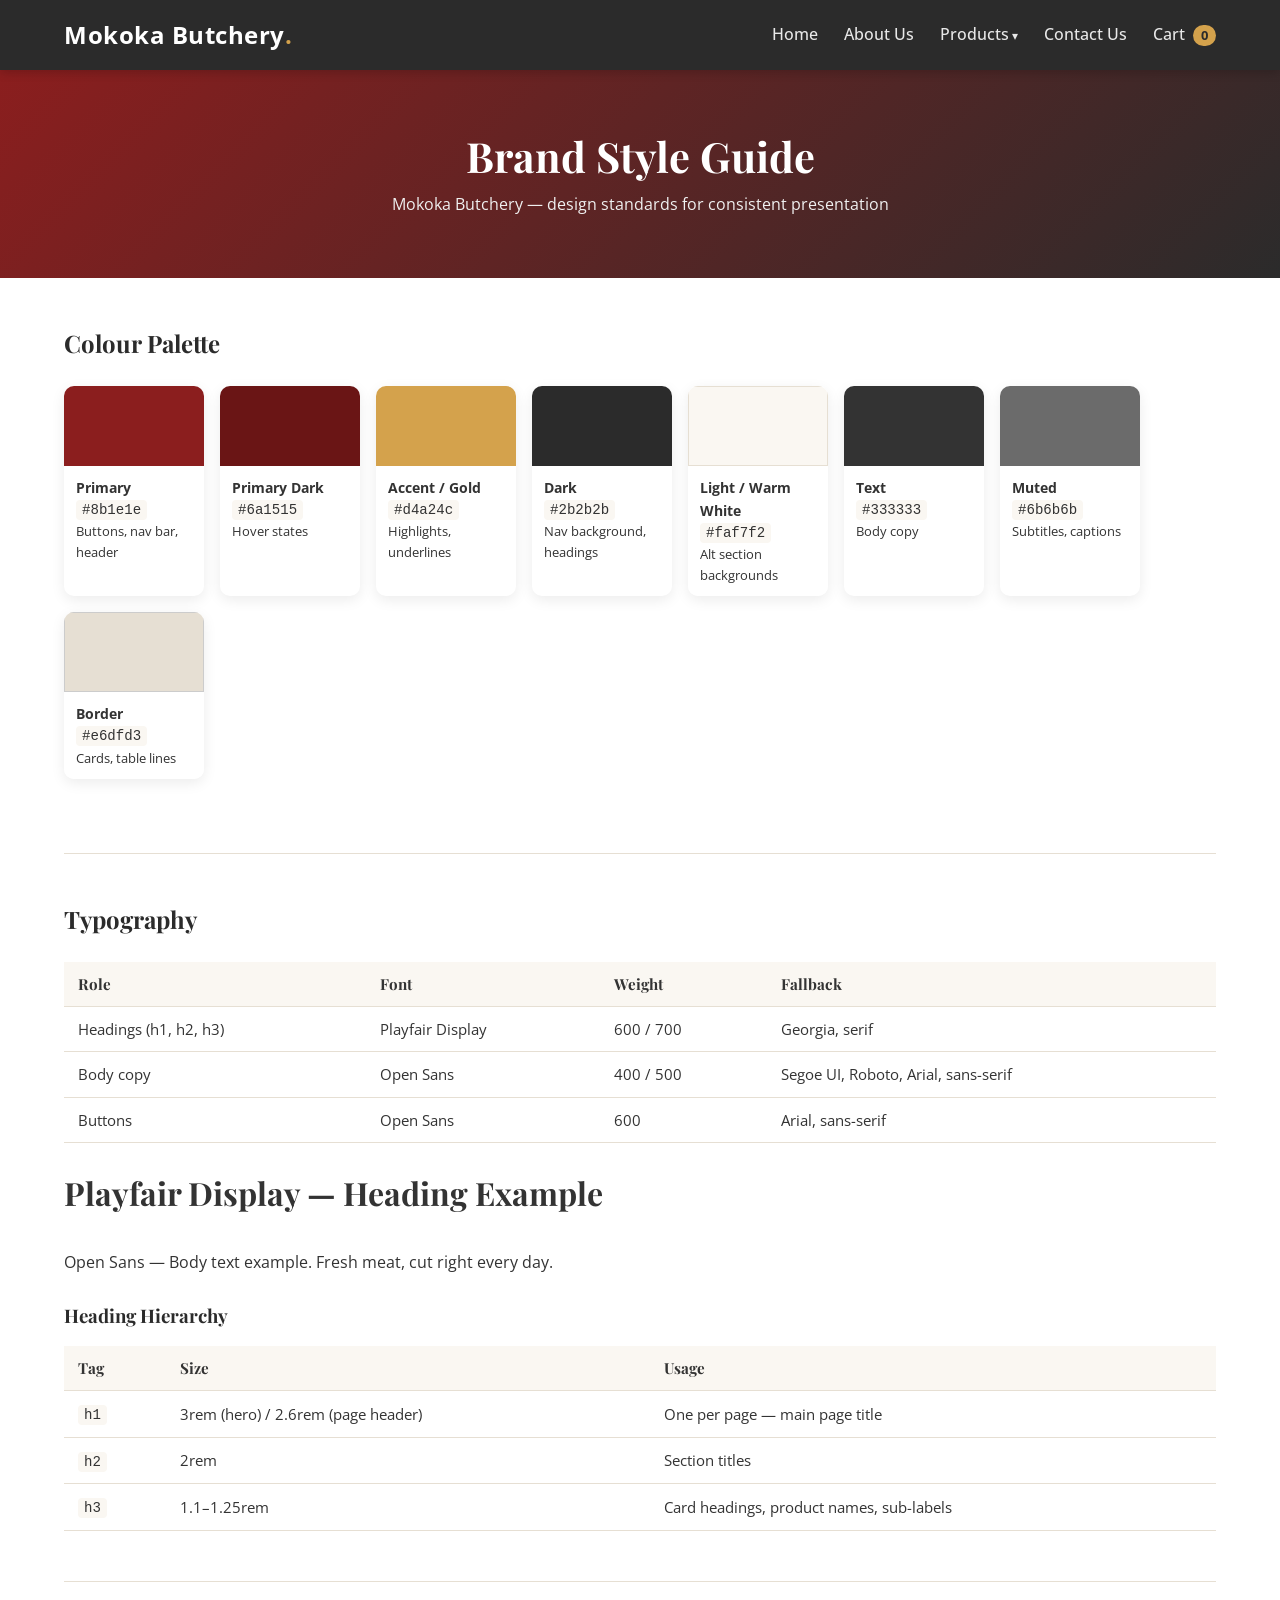
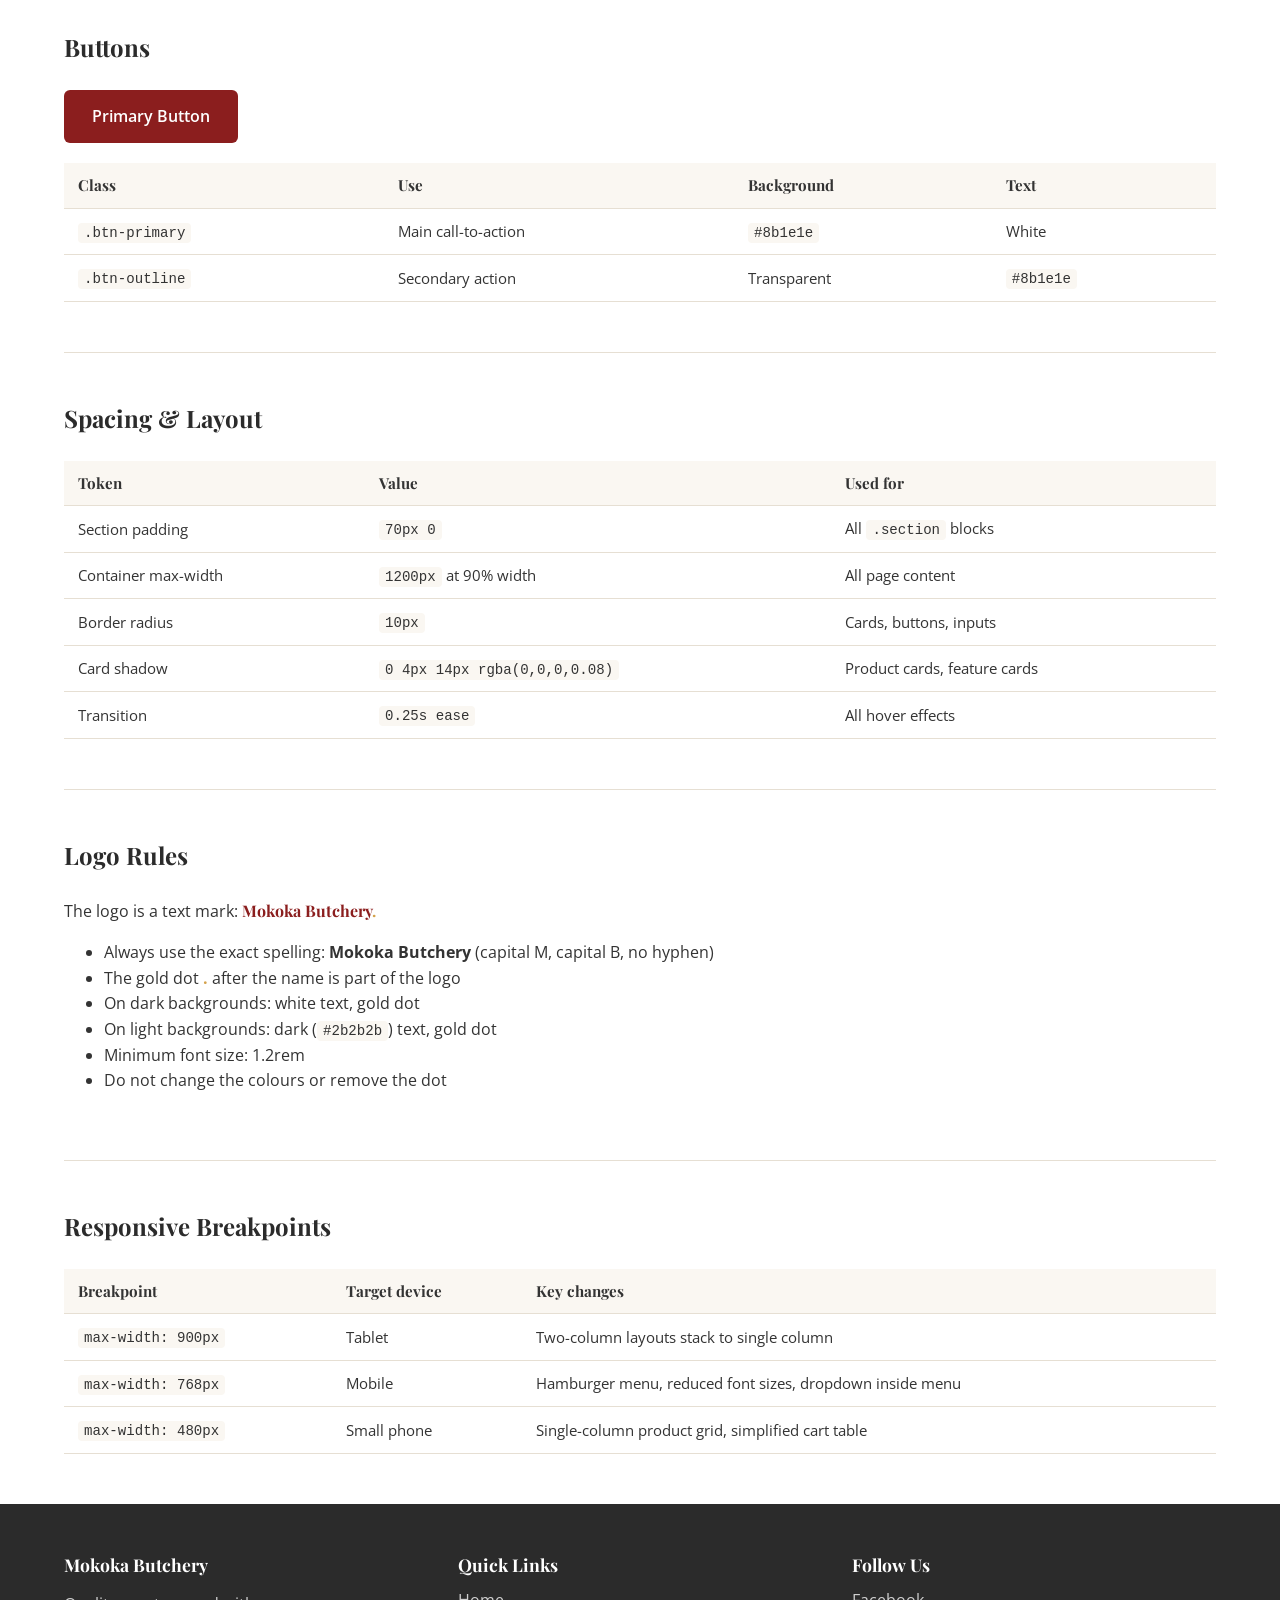
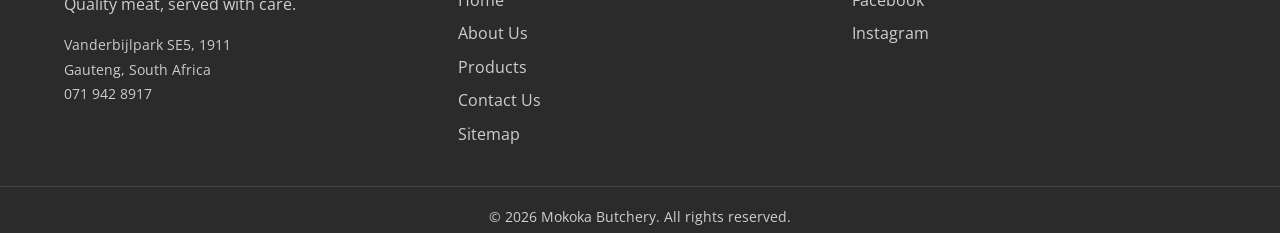
<file: style-guide.html>
<!DOCTYPE html>
<html lang="en">
<head>
    <meta charset="UTF-8">
    <meta name="viewport" content="width=device-width, initial-scale=1.0">
    <meta name="description" content="Mokoka Butchery brand style guide — colours, fonts, buttons and layout rules.">
    <title>Style Guide | Mokoka Butchery</title>
    <link rel="icon" type="image/svg+xml" href="images/favicon.svg">
    <link rel="preconnect" href="https://fonts.googleapis.com">
    <link rel="preconnect" href="https://fonts.gstatic.com" crossorigin>
    <link href="https://fonts.googleapis.com/css2?family=Playfair+Display:wght@600;700&family=Open+Sans:wght@400;500;600&display=swap" rel="stylesheet">
    <link rel="stylesheet" href="css/style.css">
    <style>
        .sg-section { padding: 50px 0; border-bottom: 1px solid var(--border); }
        .sg-section:last-child { border-bottom: none; }
        .sg-section h2 { margin-bottom: 28px; }
        .swatch-row { display: flex; flex-wrap: wrap; gap: 16px; margin-bottom: 24px; }
        .swatch { width: 140px; border-radius: var(--radius); overflow: hidden; box-shadow: var(--shadow); }
        .swatch-colour { height: 80px; }
        .swatch-label { padding: 10px 12px; background: var(--white); font-size: 0.82rem; }
        .swatch-label strong { display: block; font-size: 0.9rem; }
        .font-demo-serif { font-family: "Playfair Display", Georgia, serif; font-size: 2rem; font-weight: 700; }
        .font-demo-sans { font-family: "Open Sans", sans-serif; font-size: 1rem; }
        .btn-row { display: flex; gap: 14px; flex-wrap: wrap; align-items: center; margin-top: 16px; }
        .sg-table { width: 100%; border-collapse: collapse; }
        .sg-table th, .sg-table td { padding: 10px 14px; border-bottom: 1px solid var(--border); text-align: left; font-size: 0.95rem; }
        .sg-table th { background: var(--light); font-family: "Playfair Display", Georgia, serif; }
        code { background: var(--light); padding: 2px 6px; border-radius: 4px; font-size: 0.88rem; }
    </style>
</head>
<body>

    <!-- Navigation -->
    <header class="site-header">
        <div class="container nav-wrapper">
            <a href="index.html" class="logo">Mokoka Butchery<span>.</span></a>
            <button class="menu-toggle" aria-label="Toggle navigation" aria-expanded="false">&#9776;</button>
            <nav class="main-nav" aria-label="Main navigation">
                <ul>
                    <li><a href="index.html">Home</a></li>
                    <li><a href="about.html">About Us</a></li>
                    <li class="has-dropdown">
                        <a href="products.html" aria-haspopup="true" aria-expanded="false">Products</a>
                        <ul class="dropdown">
                            <li><a href="products.html#beef">Beef</a></li>
                            <li><a href="products.html#pork-chops">Pork</a></li>
                            <li><a href="products.html#chicken">Chicken</a></li>
                        </ul>
                    </li>
                    <li><a href="contact.html">Contact Us</a></li>
                    <li><a href="products.html#cart" class="cart-link">Cart <span class="cart-count">0</span></a></li>
                </ul>
            </nav>
        </div>
    </header>

    <!-- Page Header -->
    <section class="page-header">
        <div class="container">
            <h1>Brand Style Guide</h1>
            <p>Mokoka Butchery — design standards for consistent presentation</p>
        </div>
    </section>

    <div class="container">

        <!-- Colours -->
        <section class="sg-section">
            <h2>Colour Palette</h2>
            <div class="swatch-row">
                <div class="swatch">
                    <div class="swatch-colour" style="background:#8b1e1e;"></div>
                    <div class="swatch-label"><strong>Primary</strong><code>#8b1e1e</code><br>Buttons, nav bar, header</div>
                </div>
                <div class="swatch">
                    <div class="swatch-colour" style="background:#6a1515;"></div>
                    <div class="swatch-label"><strong>Primary Dark</strong><code>#6a1515</code><br>Hover states</div>
                </div>
                <div class="swatch">
                    <div class="swatch-colour" style="background:#d4a24c;"></div>
                    <div class="swatch-label"><strong>Accent / Gold</strong><code>#d4a24c</code><br>Highlights, underlines</div>
                </div>
                <div class="swatch">
                    <div class="swatch-colour" style="background:#2b2b2b;"></div>
                    <div class="swatch-label"><strong>Dark</strong><code>#2b2b2b</code><br>Nav background, headings</div>
                </div>
                <div class="swatch">
                    <div class="swatch-colour" style="background:#faf7f2; border:1px solid #e6dfd3;"></div>
                    <div class="swatch-label"><strong>Light / Warm White</strong><code>#faf7f2</code><br>Alt section backgrounds</div>
                </div>
                <div class="swatch">
                    <div class="swatch-colour" style="background:#333333;"></div>
                    <div class="swatch-label"><strong>Text</strong><code>#333333</code><br>Body copy</div>
                </div>
                <div class="swatch">
                    <div class="swatch-colour" style="background:#6b6b6b;"></div>
                    <div class="swatch-label"><strong>Muted</strong><code>#6b6b6b</code><br>Subtitles, captions</div>
                </div>
                <div class="swatch">
                    <div class="swatch-colour" style="background:#e6dfd3; border:1px solid #ccc;"></div>
                    <div class="swatch-label"><strong>Border</strong><code>#e6dfd3</code><br>Cards, table lines</div>
                </div>
            </div>
        </section>

        <!-- Typography -->
        <section class="sg-section">
            <h2>Typography</h2>
            <table class="sg-table">
                <thead><tr><th>Role</th><th>Font</th><th>Weight</th><th>Fallback</th></tr></thead>
                <tbody>
                    <tr><td>Headings (h1, h2, h3)</td><td>Playfair Display</td><td>600 / 700</td><td>Georgia, serif</td></tr>
                    <tr><td>Body copy</td><td>Open Sans</td><td>400 / 500</td><td>Segoe UI, Roboto, Arial, sans-serif</td></tr>
                    <tr><td>Buttons</td><td>Open Sans</td><td>600</td><td>Arial, sans-serif</td></tr>
                </tbody>
            </table>
            <p class="font-demo-serif" style="margin-top:24px;">Playfair Display — Heading Example</p>
            <p class="font-demo-sans">Open Sans — Body text example. Fresh meat, cut right every day.</p>

            <h3 style="margin-top:28px;">Heading Hierarchy</h3>
            <table class="sg-table">
                <thead><tr><th>Tag</th><th>Size</th><th>Usage</th></tr></thead>
                <tbody>
                    <tr><td><code>h1</code></td><td>3rem (hero) / 2.6rem (page header)</td><td>One per page — main page title</td></tr>
                    <tr><td><code>h2</code></td><td>2rem</td><td>Section titles</td></tr>
                    <tr><td><code>h3</code></td><td>1.1–1.25rem</td><td>Card headings, product names, sub-labels</td></tr>
                </tbody>
            </table>
        </section>

        <!-- Buttons -->
        <section class="sg-section">
            <h2>Buttons</h2>
            <div class="btn-row">
                <a href="#" class="btn btn-primary">Primary Button</a>
                <a href="#" class="btn btn-outline">Outline Button</a>
            </div>
            <table class="sg-table" style="margin-top:20px;">
                <thead><tr><th>Class</th><th>Use</th><th>Background</th><th>Text</th></tr></thead>
                <tbody>
                    <tr><td><code>.btn-primary</code></td><td>Main call-to-action</td><td><code>#8b1e1e</code></td><td>White</td></tr>
                    <tr><td><code>.btn-outline</code></td><td>Secondary action</td><td>Transparent</td><td><code>#8b1e1e</code></td></tr>
                </tbody>
            </table>
        </section>

        <!-- Spacing & Layout -->
        <section class="sg-section">
            <h2>Spacing &amp; Layout</h2>
            <table class="sg-table">
                <thead><tr><th>Token</th><th>Value</th><th>Used for</th></tr></thead>
                <tbody>
                    <tr><td>Section padding</td><td><code>70px 0</code></td><td>All <code>.section</code> blocks</td></tr>
                    <tr><td>Container max-width</td><td><code>1200px</code> at 90% width</td><td>All page content</td></tr>
                    <tr><td>Border radius</td><td><code>10px</code></td><td>Cards, buttons, inputs</td></tr>
                    <tr><td>Card shadow</td><td><code>0 4px 14px rgba(0,0,0,0.08)</code></td><td>Product cards, feature cards</td></tr>
                    <tr><td>Transition</td><td><code>0.25s ease</code></td><td>All hover effects</td></tr>
                </tbody>
            </table>
        </section>

        <!-- Logo Rules -->
        <section class="sg-section">
            <h2>Logo Rules</h2>
            <p>The logo is a text mark: <strong style="font-family:'Playfair Display',Georgia,serif; color:#8b1e1e;">Mokoka Butchery<span style="color:#d4a24c;">.</span></strong></p>
            <ul>
                <li>Always use the exact spelling: <strong>Mokoka Butchery</strong> (capital M, capital B, no hyphen)</li>
                <li>The gold dot <strong style="color:#d4a24c;">.</strong> after the name is part of the logo</li>
                <li>On dark backgrounds: white text, gold dot</li>
                <li>On light backgrounds: dark (<code>#2b2b2b</code>) text, gold dot</li>
                <li>Minimum font size: 1.2rem</li>
                <li>Do not change the colours or remove the dot</li>
            </ul>
        </section>

        <!-- Responsive Breakpoints -->
        <section class="sg-section">
            <h2>Responsive Breakpoints</h2>
            <table class="sg-table">
                <thead><tr><th>Breakpoint</th><th>Target device</th><th>Key changes</th></tr></thead>
                <tbody>
                    <tr><td><code>max-width: 900px</code></td><td>Tablet</td><td>Two-column layouts stack to single column</td></tr>
                    <tr><td><code>max-width: 768px</code></td><td>Mobile</td><td>Hamburger menu, reduced font sizes, dropdown inside menu</td></tr>
                    <tr><td><code>max-width: 480px</code></td><td>Small phone</td><td>Single-column product grid, simplified cart table</td></tr>
                </tbody>
            </table>
        </section>

    </div><!-- /container -->

    <!-- Footer -->
    <footer class="site-footer">
        <div class="container footer-grid">
            <div>
                <h3>Mokoka Butchery</h3>
                <p>Quality meat, served with care.</p>
                <address>
                    Vanderbijlpark SE5, 1911<br>
                    Gauteng, South Africa<br>
                    <a href="tel:+27719428917">071 942 8917</a>
                </address>
            </div>
            <div>
                <h3>Quick Links</h3>
                <ul>
                    <li><a href="index.html">Home</a></li>
                    <li><a href="about.html">About Us</a></li>
                    <li><a href="products.html">Products</a></li>
                    <li><a href="contact.html">Contact Us</a></li>
                    <li><a href="sitemap.html">Sitemap</a></li>
                </ul>
            </div>
            <div>
                <h3>Follow Us</h3>
                <ul class="social-links">
                    <li><a href="https://www.facebook.com/profile.php?id=61595502146945" target="_blank" rel="noopener noreferrer" aria-label="Mokoka Butchery on Facebook">Facebook</a></li>
                    <li><a href="https://www.instagram.com/mokokabutchery/" target="_blank" rel="noopener noreferrer" aria-label="Mokoka Butchery on Instagram">Instagram</a></li>

                </ul>
            </div>
        </div>
        <div class="footer-bottom">
            <p>&copy; 2026 Mokoka Butchery. All rights reserved.</p>
        </div>
    </footer>

    <script src="js/script.js"></script>
</body>
</html>
</file>
<file: css/style.css>
/* ==========================================================
   Mokoka Butchery - Main Stylesheet
   ========================================================== */

/* ---------- Base & Variables ---------- */
:root {
    --primary: #8b1e1e;
    --primary-dark: #6a1515;
    --accent: #d4a24c;
    --dark: #2b2b2b;
    --text: #333333;
    --muted: #6b6b6b;
    --light: #faf7f2;
    --white: #ffffff;
    --border: #e6dfd3;
    --success: #2e7d32;
    --radius: 10px;
    --shadow: 0 4px 14px rgba(0, 0, 0, 0.08);
    --transition: 0.25s ease;
}

*,
*::before,
*::after {
    box-sizing: border-box;
}

[hidden],
.is-hidden {
    display: none !important;
}

html {
    scroll-behavior: smooth;
    scroll-padding-top: 90px;
}

body {
    margin: 0;
    font-family: "Open Sans", "Segoe UI", Roboto, Arial, sans-serif;
    color: var(--text);
    background: var(--white);
    line-height: 1.6;
}

img {
    max-width: 100%;
    display: block;
}

a {
    color: var(--primary);
    text-decoration: none;
    transition: color var(--transition);
}

a:hover {
    color: var(--primary-dark);
}

h1, h2, h3 {
    line-height: 1.25;
    color: var(--dark);
    margin-top: 0;
    font-family: "Playfair Display", Georgia, serif;
}

.container {
    width: 90%;
    max-width: 1200px;
    margin: 0 auto;
}

.section {
    padding: 70px 0;
}

.section-alt {
    background: var(--light);
}

.section-title {
    text-align: center;
    font-size: 2rem;
    margin-bottom: 40px;
}

.section-title::after {
    content: "";
    display: block;
    width: 60px;
    height: 3px;
    background: var(--accent);
    margin: 12px auto 0;
}

/* ---------- Buttons ---------- */
.btn {
    display: inline-block;
    padding: 12px 26px;
    border-radius: 6px;
    font-weight: 600;
    font-size: 1rem;
    border: 2px solid transparent;
    cursor: pointer;
    transition: all var(--transition);
    text-align: center;
}

.btn-primary {
    background: var(--primary);
    color: var(--white);
}

.btn-primary:hover {
    background: var(--primary-dark);
    color: var(--white);
}

.btn-outline {
    background: transparent;
    border-color: var(--white);
    color: var(--white);
}

.btn-outline:hover {
    background: var(--white);
    color: var(--dark);
}

.btn-block {
    display: block;
    width: 100%;
}

.btn:disabled {
    opacity: 0.6;
    cursor: not-allowed;
}

/* ---------- Header & Navigation ---------- */
.site-header {
    background: var(--dark);
    position: sticky;
    top: 0;
    z-index: 100;
    box-shadow: 0 2px 10px rgba(0, 0, 0, 0.2);
}

.nav-wrapper {
    display: flex;
    justify-content: space-between;
    align-items: center;
    height: 70px;
}

.logo {
    color: var(--white);
    font-size: 1.5rem;
    font-weight: 700;
    letter-spacing: 0.5px;
}

.logo span {
    color: var(--accent);
}

.logo:hover {
    color: var(--white);
}

.main-nav ul {
    list-style: none;
    display: flex;
    gap: 26px;
    margin: 0;
    padding: 0;
}

.main-nav a {
    color: #e8e8e8;
    font-weight: 500;
    padding: 6px 0;
    border-bottom: 2px solid transparent;
}

.main-nav a:hover,
.main-nav a.active {
    color: var(--accent);
    border-bottom-color: var(--accent);
}

/* ---------- Dropdown ---------- */
.has-dropdown {
    position: relative;
}

.has-dropdown > a::after {
    content: " ▾";
    font-size: 0.75rem;
}

.dropdown {
    display: flex;
    flex-direction: column;
    visibility: hidden;
    opacity: 0;
    pointer-events: none;
    position: absolute;
    top: calc(100% + 10px);
    left: 50%;
    transform: translateX(-50%);
    background: var(--dark);
    border-top: 2px solid var(--accent);
    border-radius: 0 0 var(--radius) var(--radius);
    min-width: 160px;
    box-shadow: 0 6px 18px rgba(0,0,0,0.25);
    z-index: 200;
    padding: 6px 0;
    list-style: none;
    margin: 0;
    gap: 0;
    transition: opacity var(--transition), visibility var(--transition);
}

.dropdown li {
    width: 100%;
}

.dropdown a {
    display: block;
    padding: 10px 20px;
    color: #e8e8e8;
    border-bottom: none;
    font-weight: 400;
    white-space: nowrap;
}

.dropdown a:hover {
    background: rgba(255,255,255,0.08);
    color: var(--accent);
    border-bottom: none;
}

/* Open on hover (desktop) and focus-within (keyboard) */
.has-dropdown:hover .dropdown,
.has-dropdown:focus-within .dropdown {
    visibility: visible;
    opacity: 1;
    pointer-events: auto;
}

.cart-count {
    display: inline-block;
    background: var(--accent);
    color: var(--dark);
    border-radius: 999px;
    padding: 0 8px;
    font-size: 0.8rem;
    font-weight: 700;
    margin-left: 4px;
}

.menu-toggle {
    display: none;
    background: none;
    border: none;
    color: var(--white);
    font-size: 1.8rem;
    cursor: pointer;
}

/* ---------- Hero ---------- */
.hero {
    min-height: 80vh;
    display: flex;
    align-items: center;
    justify-content: center;
    text-align: center;
    color: var(--white);
    background:
        linear-gradient(rgba(0, 0, 0, 0.55), rgba(0, 0, 0, 0.7)),
        url("../images/hero-meat-board.jpg") center/cover no-repeat;
    padding: 40px 20px;
}

.hero-content {
    max-width: 720px;
}

.hero h1 {
    color: var(--white);
    font-size: 3rem;
    margin-bottom: 16px;
}

.hero p {
    font-size: 1.15rem;
    margin-bottom: 30px;
    color: #f0f0f0;
}

.hero-buttons {
    display: flex;
    gap: 14px;
    justify-content: center;
    flex-wrap: wrap;
}

/* ---------- Page Header ---------- */
.page-header {
    background: linear-gradient(135deg, var(--primary), var(--dark));
    color: var(--white);
    text-align: center;
    padding: 60px 20px;
}

.page-header h1 {
    color: var(--white);
    font-size: 2.6rem;
    margin-bottom: 10px;
}

.page-header p {
    margin: 0;
    color: #f0f0f0;
}

/* ---------- Features (Home & About) ---------- */
.features-grid {
    display: grid;
    grid-template-columns: repeat(auto-fit, minmax(240px, 1fr));
    gap: 26px;
}

.feature-card {
    background: var(--white);
    padding: 30px 24px;
    border-radius: var(--radius);
    box-shadow: var(--shadow);
    text-align: center;
    transition: transform var(--transition);
}

.feature-card:hover {
    transform: translateY(-4px);
}

.feature-icon {
    font-size: 2.4rem;
    margin-bottom: 10px;
}

/* ---------- Featured Products (Home) ---------- */
.featured-grid {
    display: grid;
    grid-template-columns: repeat(auto-fit, minmax(280px, 1fr));
    gap: 26px;
}

.featured-card {
    background: var(--white);
    border-radius: var(--radius);
    overflow: hidden;
    box-shadow: var(--shadow);
    transition: transform var(--transition);
}

.featured-card:hover {
    transform: translateY(-4px);
}

.featured-card img {
    width: 100%;
    height: 220px;
    object-fit: cover;
}

.featured-body {
    padding: 20px;
}

.featured-body h3 {
    margin-bottom: 8px;
}

.featured-body p {
    color: var(--muted);
    margin-bottom: 12px;
}

/* ---------- Split Layout (About) ---------- */
.split {
    display: grid;
    grid-template-columns: 1fr 1fr;
    gap: 50px;
    align-items: center;
}

.split-image img {
    width: 100%;
    height: 380px;
    object-fit: cover;
    border-radius: var(--radius);
    box-shadow: var(--shadow);
}

.split-text h2 {
    font-size: 2rem;
    margin-bottom: 18px;
}

.split-text p {
    color: var(--muted);
}

/* ---------- Team ---------- */
.team-grid {
    display: grid;
    grid-template-columns: repeat(auto-fit, minmax(220px, 1fr));
    gap: 30px;
}

.team-card {
    text-align: center;
}

.team-card img {
    width: 100%;
    height: 240px;
    object-fit: cover;
    border-radius: var(--radius);
    margin-bottom: 14px;
}

.team-card h3 {
    margin-bottom: 4px;
}

.team-card p {
    color: var(--muted);
    margin: 0;
}

/* ---------- Product Category Filter ---------- */
.category-bar {
    background: var(--white);
    border-bottom: 1px solid var(--border);
    padding: 20px 0;
    position: sticky;
    top: 70px;
    z-index: 50;
}

.category-bar .container {
    display: flex;
    gap: 10px;
    flex-wrap: wrap;
    justify-content: center;
}

.filter-btn {
    background: var(--light);
    border: 1px solid var(--border);
    padding: 8px 20px;
    border-radius: 999px;
    cursor: pointer;
    font-weight: 500;
    color: var(--text);
    transition: all var(--transition);
}

.filter-btn:hover {
    border-color: var(--primary);
    color: var(--primary);
}

.filter-btn.active {
    background: var(--primary);
    border-color: var(--primary);
    color: var(--white);
}

/* ---------- Product Grid & Cards ---------- */
.product-grid {
    display: grid;
    grid-template-columns: repeat(auto-fill, minmax(280px, 1fr));
    gap: 28px;
}

.product-card {
    background: var(--white);
    border-radius: var(--radius);
    overflow: hidden;
    box-shadow: var(--shadow);
    display: flex;
    flex-direction: column;
    transition: transform var(--transition), box-shadow var(--transition);
    scroll-margin-top: 170px;
}

.product-card:hover {
    transform: translateY(-4px);
    box-shadow: 0 8px 22px rgba(0, 0, 0, 0.12);
}

.product-card.highlight {
    outline: 3px solid var(--accent);
}

.product-card img {
    width: 100%;
    height: 200px;
    object-fit: cover;
}

.product-info {
    padding: 20px;
    display: flex;
    flex-direction: column;
    gap: 8px;
    flex: 1;
}

.product-name {
    font-size: 1.25rem;
    margin: 0;
}

.product-desc {
    color: var(--muted);
    font-size: 0.95rem;
    margin: 0;
}

.product-price-per-kg {
    font-weight: 600;
    color: var(--primary);
    margin: 4px 0 0;
}

.product-info label {
    font-size: 0.9rem;
    font-weight: 600;
    margin-top: 6px;
}

.weight-select {
    width: 100%;
    padding: 10px;
    border: 1px solid var(--border);
    border-radius: 6px;
    font-size: 1rem;
    background: var(--white);
}

.product-total {
    margin: 6px 0 0;
    font-size: 1.05rem;
}

.total-price {
    color: var(--dark);
    font-size: 1.2rem;
}

.product-actions {
    display: flex;
    gap: 10px;
    margin-top: auto;
    padding-top: 10px;
}

.qty-input {
    width: 70px;
    padding: 10px;
    border: 1px solid var(--border);
    border-radius: 6px;
    font-size: 1rem;
    text-align: center;
}

.add-to-cart {
    flex: 1;
    padding: 10px 14px;
}

.add-to-cart.added {
    background: var(--success);
}

/* ---------- Cart & Order ---------- */
.cart-wrapper {
    display: grid;
    grid-template-columns: 1.2fr 1fr;
    gap: 40px;
    align-items: start;
}

.cart-items,
.cart-summary {
    background: var(--white);
    border-radius: var(--radius);
    box-shadow: var(--shadow);
    padding: 26px;
}

.cart-empty {
    text-align: center;
    color: var(--muted);
    padding: 30px 0;
    margin: 0;
}

.cart-table {
    width: 100%;
    border-collapse: collapse;
}

.cart-table th,
.cart-table td {
    text-align: left;
    padding: 12px 8px;
    border-bottom: 1px solid var(--border);
    font-size: 0.95rem;
}

.cart-table th {
    color: var(--dark);
    font-weight: 600;
}

.qty-controls {
    display: flex;
    align-items: center;
    gap: 6px;
}

.qty-btn,
.cart-remove {
    background: var(--light);
    border: 1px solid var(--border);
    border-radius: 4px;
    padding: 2px 9px;
    cursor: pointer;
    font-size: 1rem;
}

.qty-btn:hover,
.cart-remove:hover {
    border-color: var(--primary);
    color: var(--primary);
}

.cart-remove {
    color: #b00020;
}

.cart-summary h3 {
    margin-bottom: 6px;
}

.cart-total {
    font-size: 1.8rem;
    font-weight: 700;
    color: var(--primary);
    margin: 0 0 20px;
}

.form-group {
    margin-bottom: 16px;
}

.form-group label {
    display: block;
    font-weight: 600;
    margin-bottom: 6px;
    font-size: 0.95rem;
}

.form-group input,
.form-group select,
.form-group textarea {
    width: 100%;
    padding: 11px 12px;
    border: 1px solid var(--border);
    border-radius: 6px;
    font-family: inherit;
    font-size: 1rem;
    transition: border-color var(--transition);
}

.form-group input:focus,
.form-group select:focus,
.form-group textarea:focus {
    outline: none;
    border-color: var(--primary);
    box-shadow: 0 0 0 3px rgba(139, 30, 30, 0.12);
}

.form-group .field-error {
    border-color: #b00020;
}

.form-note {
    font-size: 0.85rem;
    color: var(--muted);
    text-align: center;
    margin-top: 12px;
}

.form-status {
    margin-top: 14px;
    font-weight: 600;
    min-height: 1.4em;
}

.form-status.success {
    color: var(--success);
}

.form-status.error {
    color: #b00020;
}

/* ---------- Contact ---------- */
.contact-grid {
    display: grid;
    grid-template-columns: 1fr 1.2fr;
    gap: 50px;
}

.contact-info h2,
.contact-form-wrapper h2 {
    font-size: 1.8rem;
    margin-bottom: 24px;
}

.info-block {
    margin-bottom: 24px;
    padding-left: 16px;
    border-left: 3px solid var(--accent);
}

.info-block h3 {
    font-size: 1.05rem;
    margin-bottom: 4px;
}

.info-block p {
    margin: 0;
    color: var(--muted);
}

.hours-table {
    border-collapse: collapse;
    color: var(--muted);
}

.hours-table td {
    padding: 4px 24px 4px 0;
}

.contact-form-wrapper {
    background: var(--light);
    padding: 34px;
    border-radius: var(--radius);
    box-shadow: var(--shadow);
}

.map-section iframe {
    display: block;
}

/* ---------- Footer ---------- */
.site-footer {
    background: var(--dark);
    color: #cfcfcf;
    padding-top: 50px;
}

.footer-grid {
    display: grid;
    grid-template-columns: repeat(auto-fit, minmax(200px, 1fr));
    gap: 30px;
    padding-bottom: 30px;
}

.site-footer h3 {
    color: var(--white);
    font-size: 1.1rem;
    margin-bottom: 12px;
}

.site-footer ul {
    list-style: none;
    padding: 0;
    margin: 0;
}

.site-footer li {
    margin-bottom: 8px;
}

.site-footer a {
    color: #cfcfcf;
}

.site-footer a:hover {
    color: var(--accent);
}

.footer-bottom {
    border-top: 1px solid #444;
    text-align: center;
    padding: 18px 0;
    font-size: 0.9rem;
}

.footer-bottom p {
    margin: 0;
}

/* ---------- Responsive ---------- */
@media (max-width: 900px) {
    .cart-wrapper,
    .contact-grid,
    .split {
        grid-template-columns: 1fr;
    }

    .split-image img {
        height: 300px;
    }
}

@media (max-width: 768px) {
    .menu-toggle {
        display: block;
    }

    .main-nav {
        display: none;
        position: absolute;
        top: 70px;
        left: 0;
        right: 0;
        background: var(--dark);
        padding: 10px 0 20px;
    }

    .main-nav.open {
        display: block;
    }

    .main-nav ul {
        flex-direction: column;
        align-items: center;
        gap: 14px;
    }

    /* Dropdown inside mobile menu */
    .has-dropdown > a::after {
        content: " ▾";
    }

    .dropdown {
        position: static;
        transform: none;
        visibility: hidden;
        opacity: 0;
        pointer-events: none;
        max-height: 0;
        overflow: hidden;
        background: rgba(255,255,255,0.05);
        border-top: 1px solid rgba(255,255,255,0.1);
        border-radius: 0;
        box-shadow: none;
        min-width: 0;
        width: 100%;
        padding: 0;
        transition: opacity var(--transition), visibility var(--transition), max-height 0.3s ease;
    }

    .has-dropdown.open .dropdown {
        visibility: visible;
        opacity: 1;
        pointer-events: auto;
        max-height: 200px;
    }

    .dropdown a {
        padding: 10px 30px;
        font-size: 0.95rem;
    }

    .hero h1 {
        font-size: 2.2rem;
    }

    .page-header h1 {
        font-size: 2rem;
    }

    .category-bar {
        top: 70px;
    }

    .section {
        padding: 50px 0;
    }
}

@media (max-width: 480px) {
    .product-grid {
        grid-template-columns: 1fr;
    }

    .cart-table th:nth-child(2),
    .cart-table td:nth-child(2) {
        display: none;
    }

    .contact-form-wrapper {
        padding: 22px;
    }
}


/* ---------- Videos (About page) ---------- */
.video-grid {
    display: grid;
    grid-template-columns: repeat(auto-fit, minmax(300px, 1fr));
    gap: 30px;
}

.video-card {
    background: var(--white);
    border-radius: var(--radius);
    overflow: hidden;
    box-shadow: var(--shadow);
}

.video-card iframe {
    width: 100%;
    aspect-ratio: 16 / 9;
    height: auto;
    border: 0;
    display: block;
}

.video-card h3 {
    margin: 16px 20px 6px;
}

.video-card p {
    margin: 0 20px 20px;
    color: var(--muted);
}

.video-credit {
    font-size: 0.75rem;
    color: var(--muted);
    margin: -10px 20px 16px !important;
    font-style: italic;
}

/* ---------- Language Toggle Button ---------- */
.lang-btn {
    background: transparent;
    border: 2px solid var(--accent);
    color: var(--accent);
    font-family: "Open Sans", sans-serif;
    font-size: 0.8rem;
    font-weight: 700;
    padding: 4px 10px;
    border-radius: 4px;
    cursor: pointer;
    margin-left: 16px;
    transition: background var(--transition), color var(--transition);
    flex-shrink: 0;
}

.lang-btn:hover {
    background: var(--accent);
    color: var(--dark);
}

/* ---------- Services List (Home page) ---------- */
.services-list {
    list-style: none;
    padding: 0;
    margin: 0 auto;
    max-width: 700px;
    display: flex;
    flex-direction: column;
    gap: 14px;
}

.services-list li {
    padding: 14px 20px 14px 48px;
    background: var(--white);
    border-radius: var(--radius);
    border-left: 4px solid var(--accent);
    box-shadow: var(--shadow);
    position: relative;
    font-size: 1rem;
}

.services-list li::before {
    content: "✓";
    position: absolute;
    left: 16px;
    color: var(--accent);
    font-weight: 700;
}

/* ---------- Useful Links List (Home page) ---------- */
.useful-links-list {
    list-style: none;
    padding: 0;
    margin: 0 auto;
    max-width: 800px;
    display: flex;
    flex-direction: column;
    gap: 10px;
}

.useful-links-list li a {
    display: block;
    padding: 12px 18px;
    background: var(--white);
    border-radius: var(--radius);
    border-left: 4px solid var(--primary);
    box-shadow: var(--shadow);
    color: var(--primary);
    font-weight: 500;
    transition: background var(--transition), color var(--transition);
}

.useful-links-list li a:hover {
    background: var(--primary);
    color: var(--white);
}

/* ---------- Address in footer ---------- */
.site-footer address {
    font-style: normal;
    color: #ccc;
    font-size: 0.9rem;
    line-height: 1.7;
    margin-top: 8px;
}

.site-footer address a {
    color: #ccc;
}

.site-footer address a:hover {
    color: var(--accent);
}

/* ---------- Team grid 4 cards ---------- */
.team-grid {
    display: grid;
    grid-template-columns: repeat(auto-fit, minmax(180px, 1fr));
    gap: 24px;
}

/* ---------- Sitemap page ---------- */
.sitemap-grid {
    display: grid;
    grid-template-columns: repeat(auto-fit, minmax(220px, 1fr));
    gap: 28px;
}

.sitemap-group {
    background: var(--white);
    border-radius: var(--radius);
    padding: 24px;
    box-shadow: var(--shadow);
    border-top: 3px solid var(--accent);
}

.sitemap-group h2 {
    font-size: 1.1rem;
    margin-bottom: 14px;
    color: var(--dark);
}

.sitemap-group ul {
    list-style: disc;
    padding-left: 18px;
    margin: 0;
}

.sitemap-group li {
    margin-bottom: 6px;
    font-size: 0.95rem;
    color: var(--text);
}
</file>
